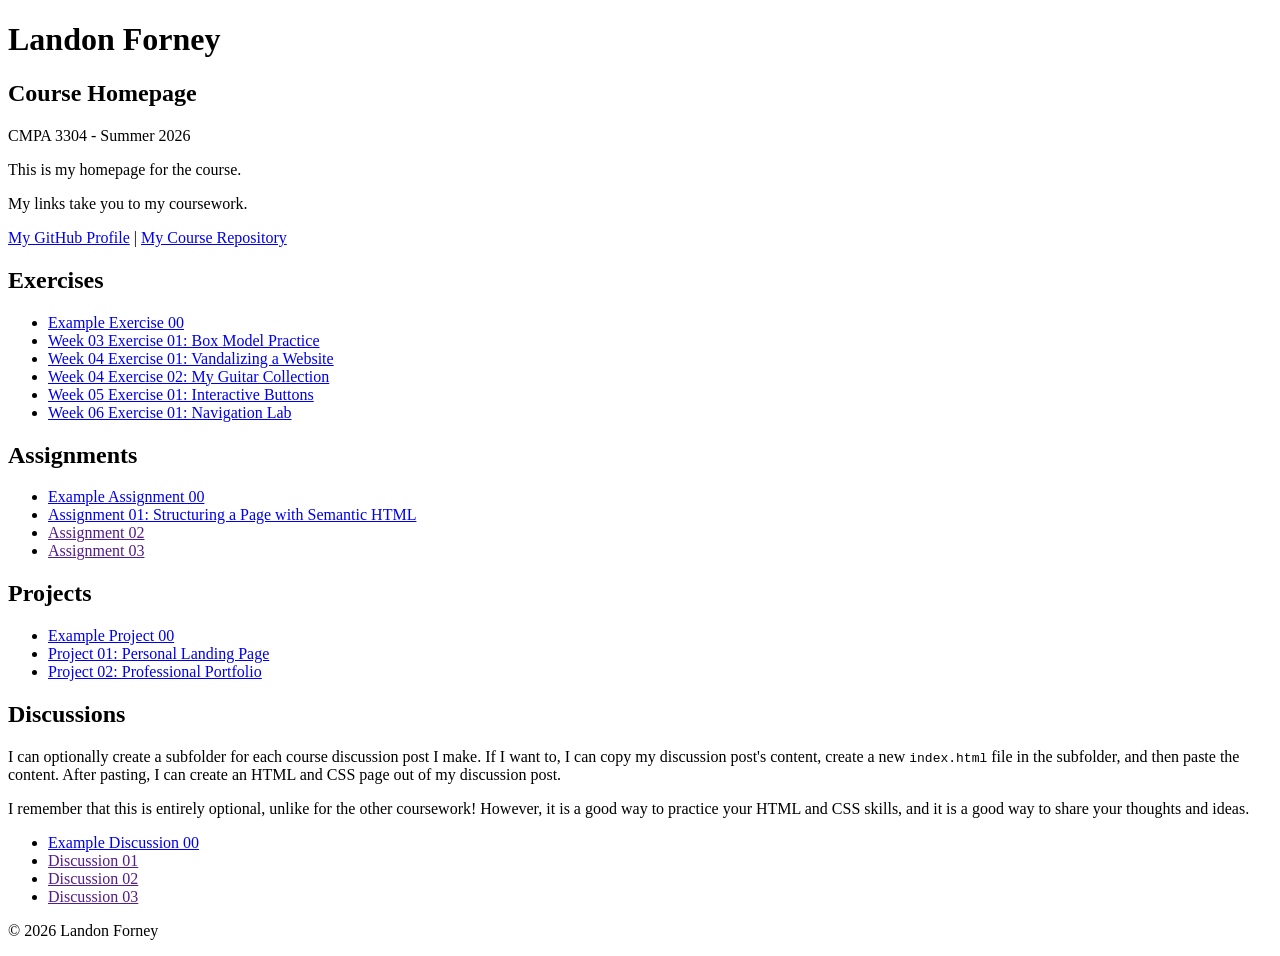
<file: index.html>
<!DOCTYPE html>

<!--

INSTRUCTIONS: HOW TO CHANGE THIS PAGE:

1. Change "Student Name" in the title above to your real name.

2. Change "Your Name" in the big heading below to your real name.

3. Change "your-username" to your real GitHub username in both links.

4. Change "your-repo-name" to the name of this repository.

5. Change "Course Name" to the name of your class.

6. Change "Semester Year" to match when you are taking this class.

7. Add links to your work:
    - Find the words that say "Exercise 01", "Assignment 01", etc.
    - Between the quote marks in href="", put the relative link to your work in the subfolder. You can simply link to the subfolder name. Take a look at the example folders and links to see how to do this.
    - For work not yet started/completed, you can leave the href="" blank until you are ready.
    - Change the words "Exercise 01" to match the name of the exercise. Do the same for assignments and projects. If you add your discussion posts, do the same for them.
    - Do this for each piece of work you finish.

8. You can add more links by copying a whole line like this:
    <li><a href="">New Work Name</a></li>
    Then paste it below the last one in that section.

9. Save your changes and push to GitHub when you are done. Remember you can use GitHub Desktop to help you with this.

Remember: During the course, if you want, you can style your homepage to introduce your own style and aesthetics. To start, keep this page simple and plain. This is just a template to get you started. Embrace the handcrafted approach to web design and development: change things to make them your own.

Remember: You must have a GitHub account, a new GitHub repository for this course, and this file (index.html) in that repository. 

Remember: You must create subfolders for each piece of coursework as the semester progresses.

-->

<html lang="en">
    <head>
        <meta charset="UTF-8" />
        <title>Course Homepage template</title>
        <meta charset="UTF-8" />
        <meta name="viewport" content="width=device-width, initial-scale=1.0" />
        <title>Landon Forney - Course Homepage</title>
    </head>

    <body>
        <header>
            <h1>Landon Forney</h1>
            <h2>Course Homepage</h2>
            <p>CMPA 3304 - Summer 2026</p>
            <p>This is my homepage for the course.</p>
            <p>My links take you to my coursework.</p>
            <nav>
                <a href="https://github.com/landotakman1">My GitHub Profile</a>
                |
                <a href="https://github.com/landotakman1/CMPA-3304-portfolio">
                    My Course Repository
                </a>
            </nav>
        </header>

        <main>
            <section>
                <h2>Exercises</h2>
                <ul>
                    <li>
                        <a href="example-exercise-00/">Example Exercise 00</a>
                    </li>
                    <li><a href="week-03-exercise-01/">Week 03 Exercise 01: Box Model Practice</a></li>
                    <li><a href="week-04-exercise-01/">Week 04 Exercise 01: Vandalizing a Website</a></li>
                    <li><a href="week-04-exercise-02/">Week 04 Exercise 02: My Guitar Collection</a></li>
                    <li><a href="week-05-exercise-01/">Week 05 Exercise 01: Interactive Buttons</a></li>
                    <li><a href="week-06-exercise-01/">Week 06 Exercise 01: Navigation Lab</a></li>
                </ul>
            </section>

            <section>
                <h2>Assignments</h2>
                <ul>
                    <li>
                        <a href="example-assignment-00/">
                            Example Assignment 00
                        </a>
                    </li>
                    <li><a href="assignment-01/">Assignment 01: Structuring a Page with Semantic HTML</a></li>
                    <li><a href="">Assignment 02</a></li>
                    <li><a href="">Assignment 03</a></li>
                </ul>
            </section>

            <section>
                <h2>Projects</h2>
                <ul>
                    <li>
                        <a href="example-project-00/">Example Project 00</a>
                    </li>
                    <li><a href="project-01/">Project 01: Personal Landing Page</a></li>
                    <li><a href="project-02/">Project 02: Professional Portfolio</a></li>
                </ul>
            </section>

            <section>
                <h2>Discussions</h2>
                <p>
                    I can optionally create a subfolder for each course
                    discussion post I make. If I want to, I can copy my
                    discussion post's content, create a new
                    <code>index.html</code>
                    file in the subfolder, and then paste the content. After
                    pasting, I can create an HTML and CSS page out of my
                    discussion post.
                </p>
                <p>
                    I remember that this is entirely optional, unlike for the
                    other coursework! However, it is a good way to practice your
                    HTML and CSS skills, and it is a good way to share your
                    thoughts and ideas.
                </p>
                <ul>
                    <li>
                        <a href="example-discussion-00/">
                            Example Discussion 00
                        </a>
                    </li>
                    <li><a href="">Discussion 01</a></li>
                    <li><a href="">Discussion 02</a></li>
                    <li><a href="">Discussion 03</a></li>
                </ul>
            </section>
        </main>

        <footer>
            <p>&copy; 2026 Landon Forney</p>
        </footer>
    </body>
</html>
</file>
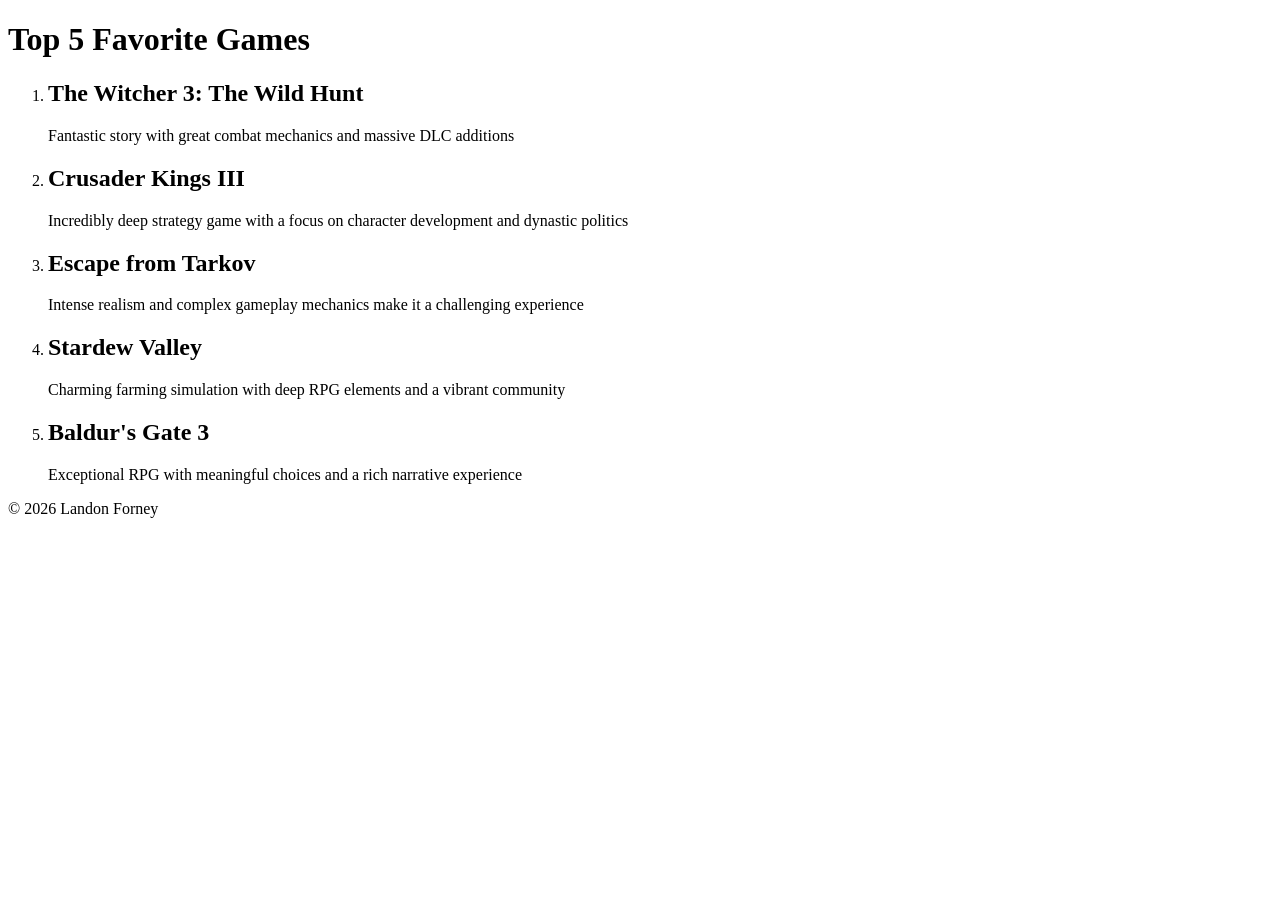
<file: assignment-01/index.html>
<!DOCTYPE html>
<html lang="en">
<head>
    <meta charset="UTF-8">
    <meta name="viewport" content="width=device-width, initial-scale=1.0">
    <title>Top 5 List</title>
</head>
<body>
    <h1>Top 5 Favorite Games</h1>
    <ol>
        <li><h2>The Witcher 3: The Wild Hunt</h2>
            <p>Fantastic story with great combat mechanics and massive DLC additions</p></li>
        <li><h2>Crusader Kings III</h2>
            <p>Incredibly deep strategy game with a focus on character development and dynastic politics</p></li>
        <li><h2>Escape from Tarkov</h2>
            <p>Intense realism and complex gameplay mechanics make it a challenging experience</p></li>
        <li><h2>Stardew Valley</h2>
            <p>Charming farming simulation with deep RPG elements and a vibrant community</p></li>
        <li><h2>Baldur's Gate 3</h2>
            <p>Exceptional RPG with meaningful choices and a rich narrative experience</p></li>
    </ol>
</body>
<footer>
    <p>&copy; 2026 Landon Forney</p>
</footer>
</html>
</file>
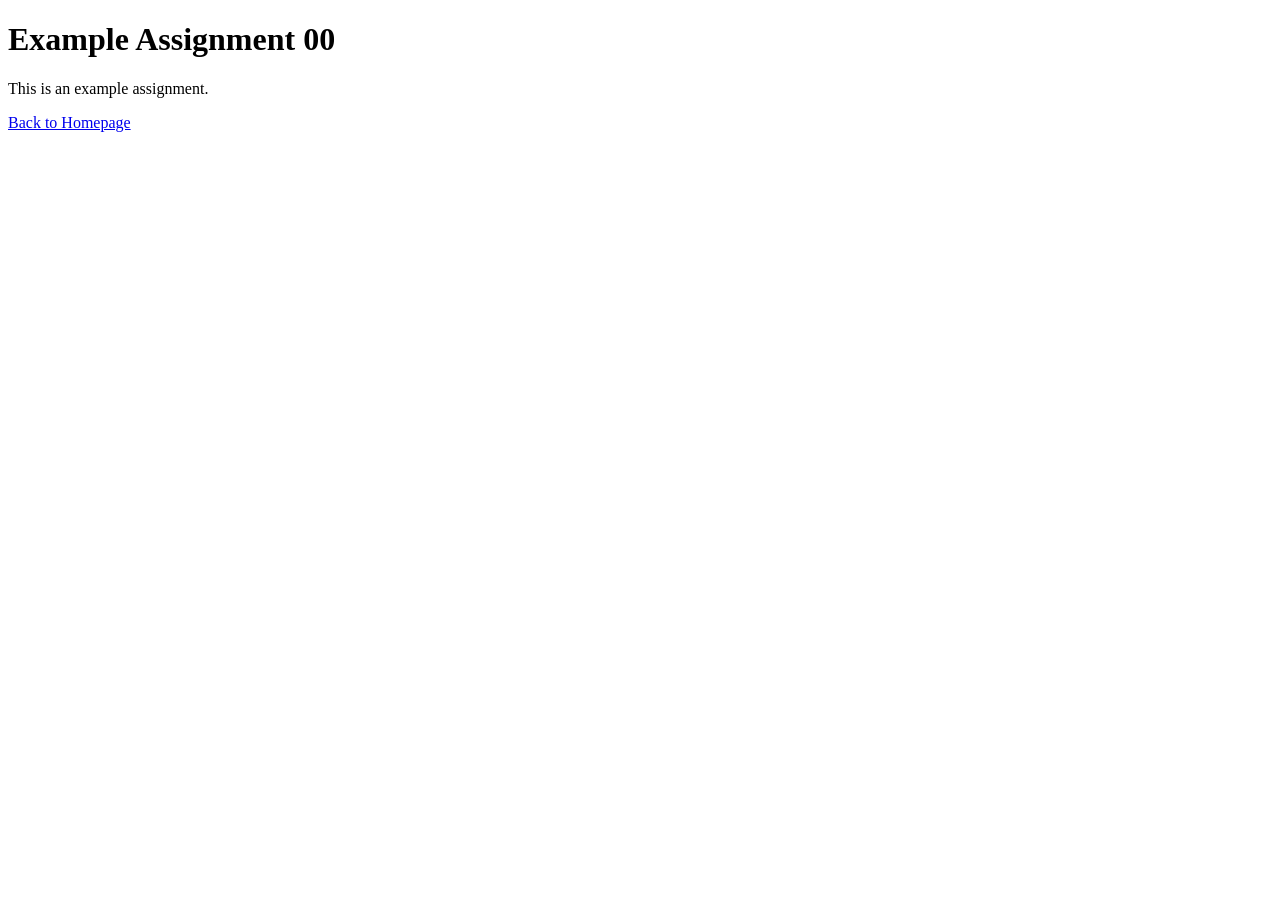
<file: example-assignment-00/index.html>
<!DOCTYPE html>
<html lang="en">
    <head>
        <meta charset="UTF-8" />
        <meta name="viewport" content="width=device-width, initial-scale=1.0" />
        <title>Example Assignment 00</title>
    </head>
    <body>
        <h1>Example Assignment 00</h1>
        <p>This is an example assignment.</p>
        <a href="../index.html">Back to Homepage</a>
    </body>
</html>
</file>
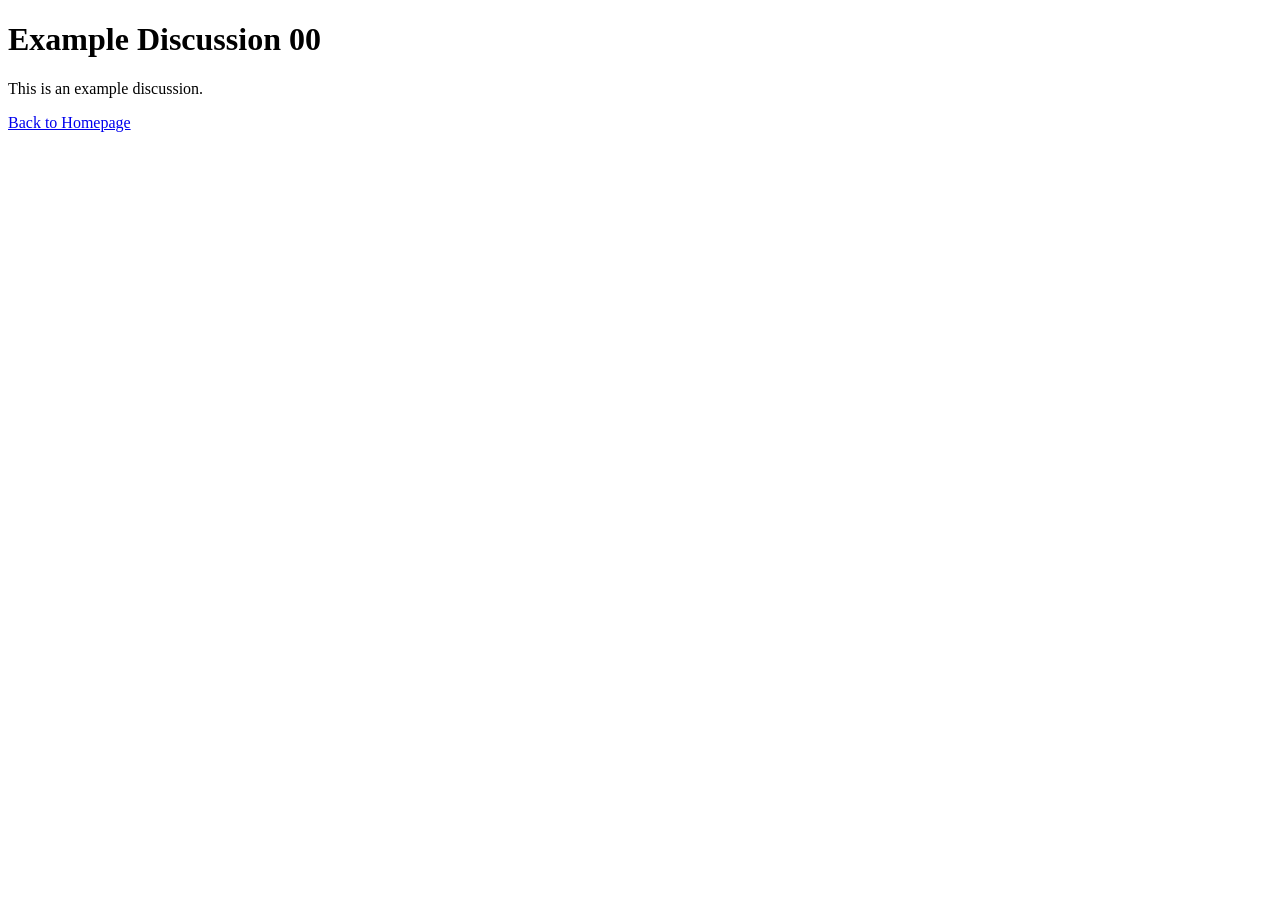
<file: example-discussion-00/index.html>
<!DOCTYPE html>
<html lang="en">
    <head>
        <meta charset="UTF-8" />
        <meta name="viewport" content="width=device-width, initial-scale=1.0" />
        <title>Example Discussion 00</title>
    </head>
    <body>
        <h1>Example Discussion 00</h1>
        <p>This is an example discussion.</p>
        <a href="../index.html">Back to Homepage</a>
    </body>
</html>
</file>
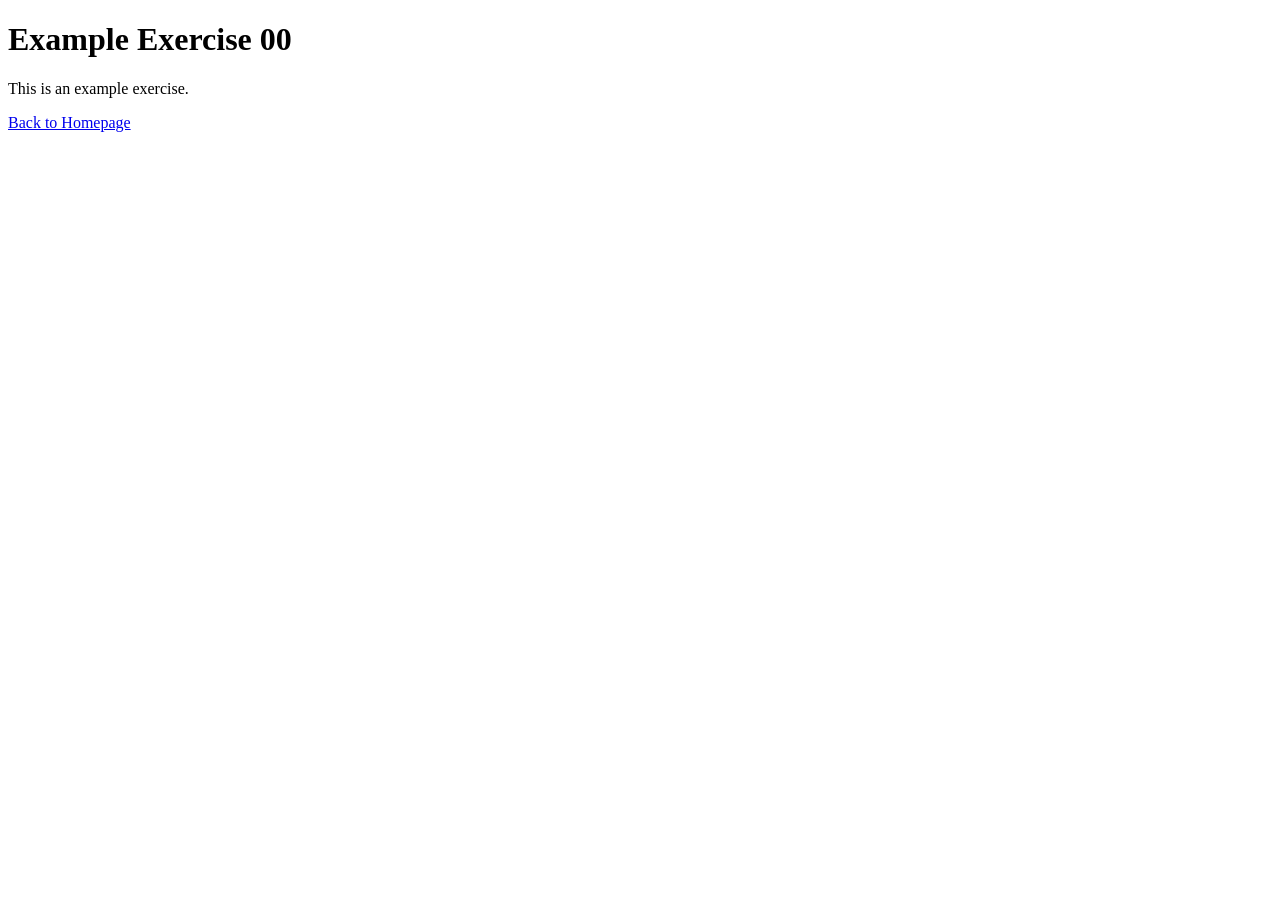
<file: example-exercise-00/index.html>
<!DOCTYPE html>
<html lang="en">
    <head>
        <meta charset="UTF-8" />
        <meta name="viewport" content="width=device-width, initial-scale=1.0" />
        <title>Example Exercise 00</title>
    </head>
    <body>
        <h1>Example Exercise 00</h1>
        <p>This is an example exercise.</p>
        <a href="../index.html">Back to Homepage</a>
    </body>
</html>
</file>
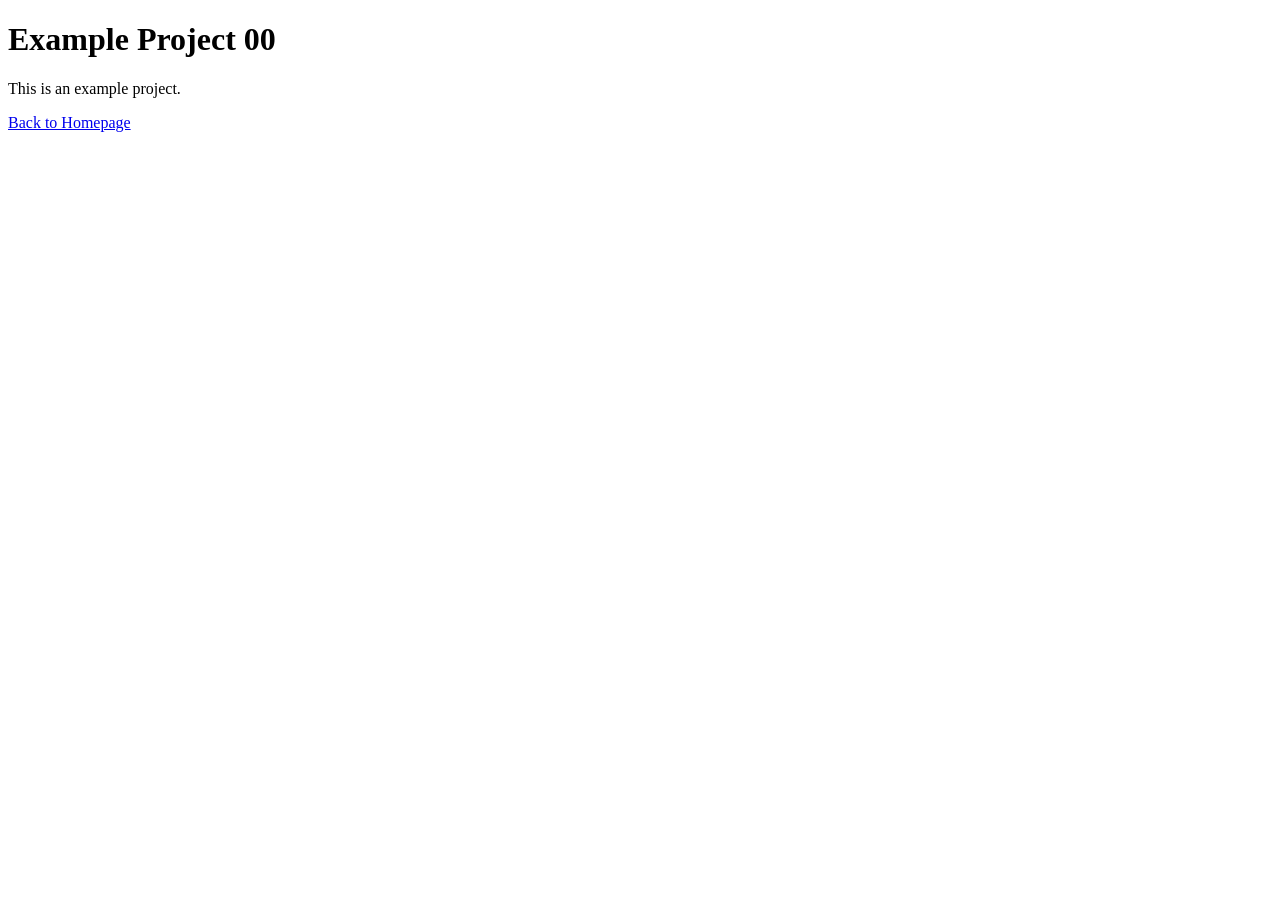
<file: example-project-00/index.html>
<!DOCTYPE html>
<html lang="en">
    <head>
        <meta charset="UTF-8" />
        <meta name="viewport" content="width=device-width, initial-scale=1.0" />
        <title>Example Project 00</title>
    </head>
    <body>
        <h1>Example Project 00</h1>
        <p>This is an example project.</p>
        <a href="../index.html">Back to Homepage</a>
    </body>
</html>
</file>
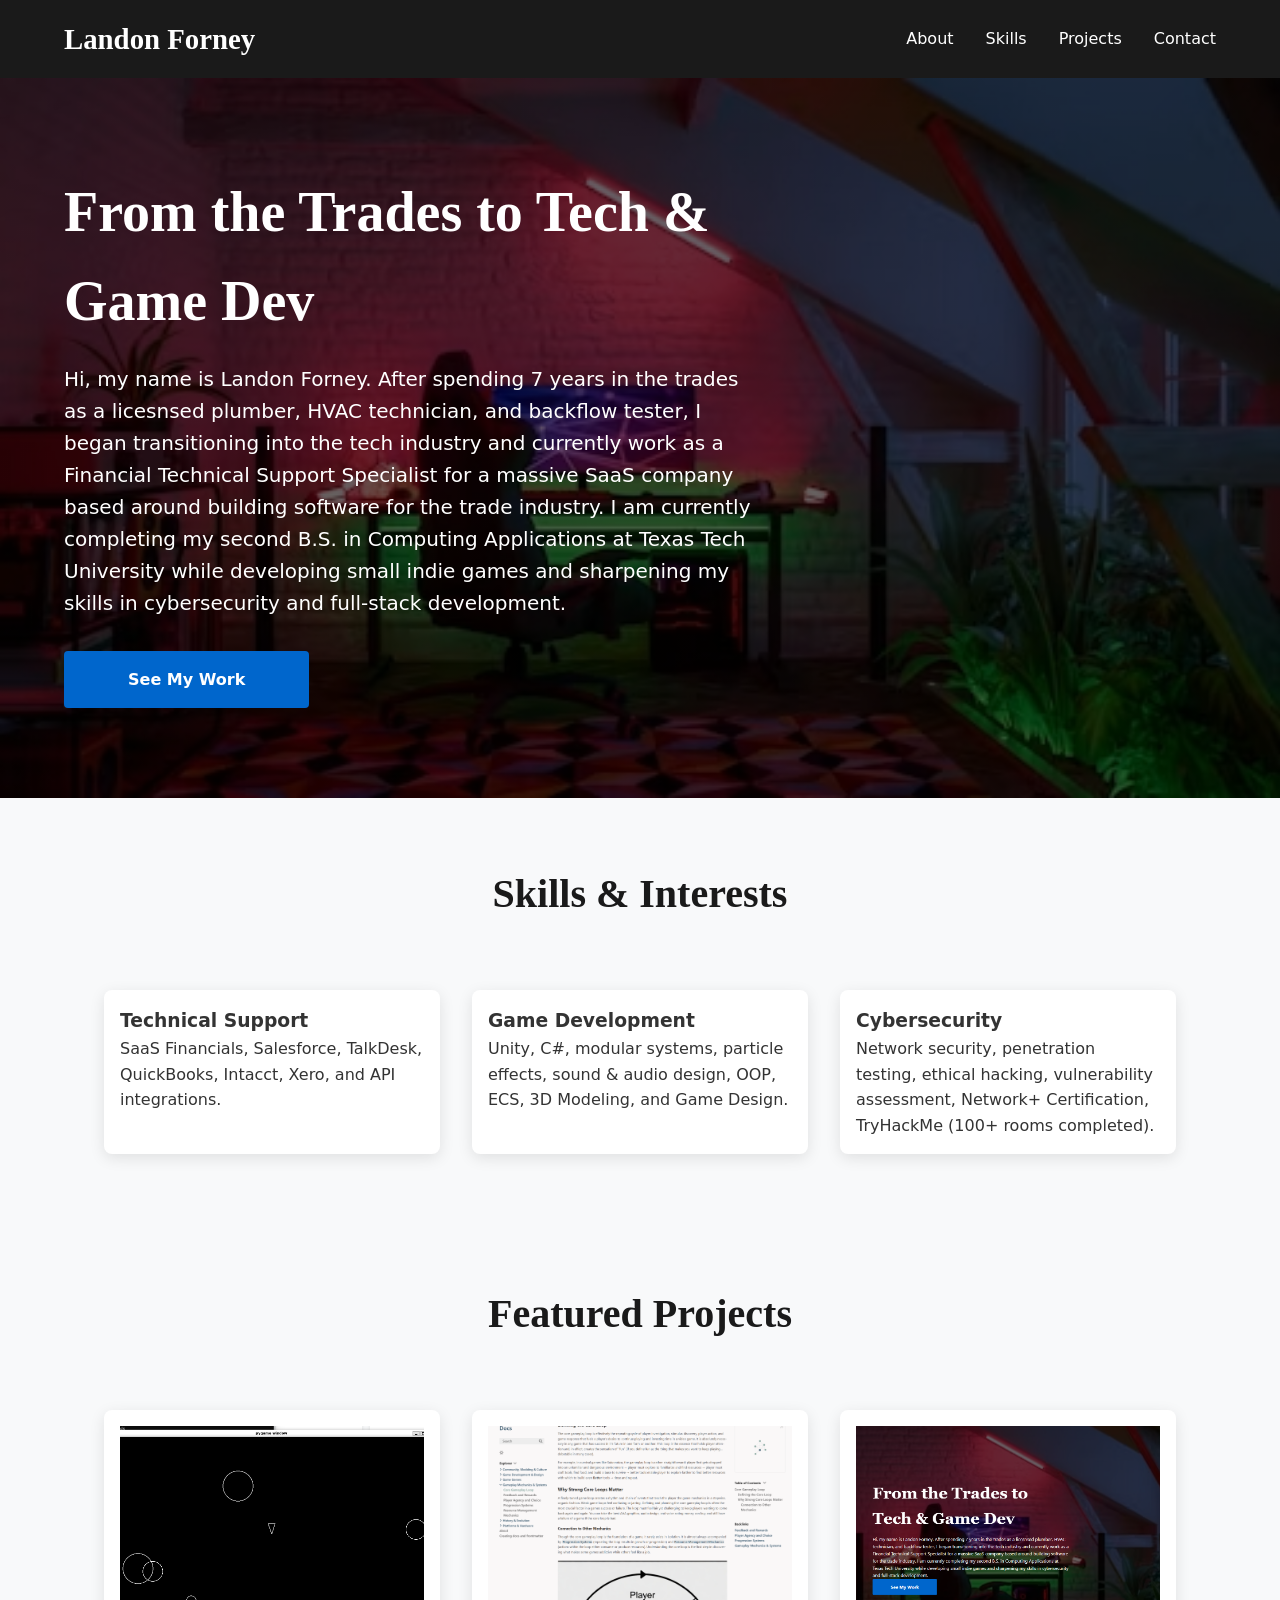
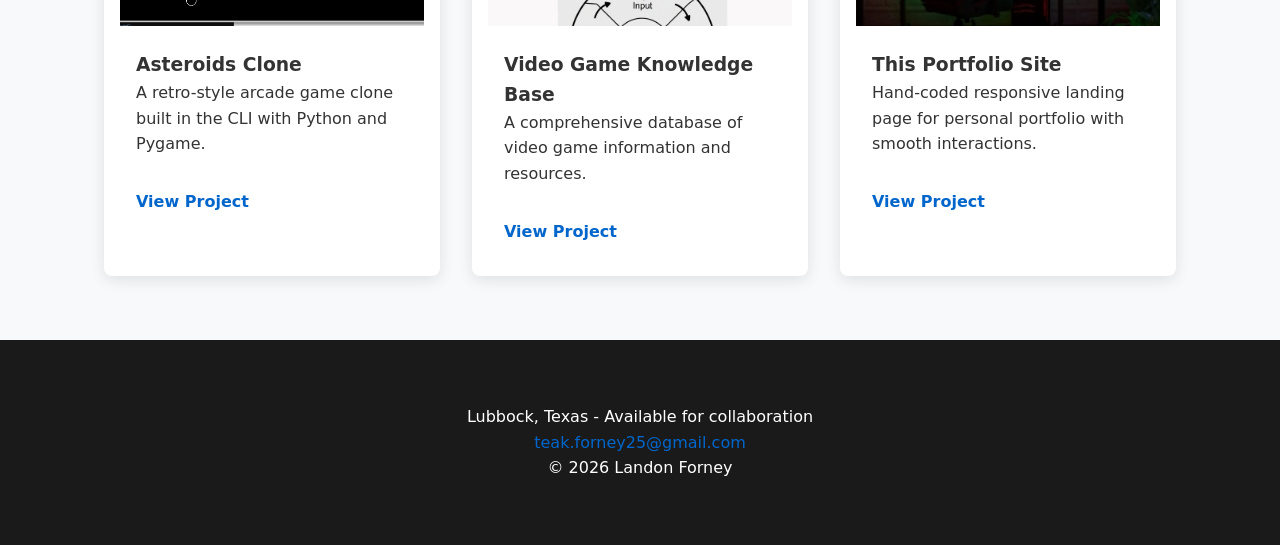
<file: project-01/index.html>
<!DOCTYPE html>
<html lang="en">
<head>
    <meta charset="UTF-8">
    <meta name="viewport" content="width=device-width, initial-scale=1.0">
    <title>Landon Forney | Trades to Tech</title>
    <link rel="stylesheet" href="style.css">
</head>
<body>
    <header>
        <nav class="navbar">
            <h1 class="logo">Landon Forney</h1>
            <ul class="nav-links">
                <li><a href="#about">About</a></li>
                <li><a href="#skills">Skills</a></li>
                <li><a href="#projects">Projects</a></li>
                <li><a href="#contact">Contact</a></li>
            </ul>
        </nav>
    </header>

    <main>
        <!-- Hero / About Section -->
        <section id="about" class="hero">
            <div class="hero-content">
                <h2>From the Trades to Tech & Game Dev</h2>
                <p class="intro">Hi, my name is Landon Forney. After spending 7 years in the trades as a licesnsed plumber, HVAC technician, and backflow tester, I began transitioning into the tech industry and currently work as a Financial Technical Support Specialist for a massive SaaS company based around building software for the trade industry. I am currently completing my second B.S. in Computing Applications at Texas Tech University while developing small indie games and sharpening my skills in cybersecurity and full-stack development.</p>
                <a href="#projects" class="cta-button">See My Work</a>
            </div>
        </section>

        <!-- Skills & Interests -->
         <section id="skills" class="section">
            <h2>Skills & Interests</h2>
            <div class="skills-grid">
                <div class="skill-card">
                    <h3>Technical Support</h3>
                    <p>SaaS Financials, Salesforce, TalkDesk, QuickBooks, Intacct, Xero, and API integrations.</p>
                </div>
                <div class="skill-card">
                    <h3>Game Development</h3>
                    <p>Unity, C#, modular systems, particle effects, sound & audio design, OOP, ECS, 3D Modeling, and Game Design.</p>
                </div>
                <div class="skill-card">
                    <h3>Cybersecurity</h3>
                    <p>Network security, penetration testing, ethical hacking, vulnerability assessment, Network+ Certification, TryHackMe (100+ rooms completed).</p>
                </div>
            </div>
        </section>

        <!-- Projects -->
        <section id="projects" class="section">
            <h2>Featured Projects</h2>
            <div class="projects-grid">
                <div class="project-card">
                    <img src="asteroids.png" alt="Asteroids Clone Screenshot">
                    <h3>Asteroids Clone</h3>
                    <p>A retro-style arcade game clone built in the CLI with Python and Pygame.</p>
                    <a href="https://github.com/landotakman1/bootdev-asteroids" class="project-link">View Project</a>
                </div>
                <div class="project-card">
                    <img src="game-base.png" alt="Game Knowledge Base Screenshot">
                    <h3>Video Game Knowledge Base</h3>
                    <p>A comprehensive database of video game information and resources.</p>
                    <a href="https://landotakman1.github.io/Landons_Knowledge_Base/" class="project-link">View Project</a>
                </div>
                <div class="project-card">
                    <img src="portfolio.png" alt="Personal Portfolio">
                    <h3>This Portfolio Site</h3>
                    <p>Hand-coded responsive landing page for personal portfolio with smooth interactions.</p>
                    <a href="#" class="project-link">View Project</a>
                </div>
            </div>
        </section>
    </main>

    <footer id="contact">
        <p>Lubbock, Texas - Available for collaboration</p>
        <a href="mailto:teak.forney25@gmail.com" class="footer-link">teak.forney25@gmail.com</a>
        <p>&copy; 2026 Landon Forney</p>
    </footer>
</body>
</html>
</file>
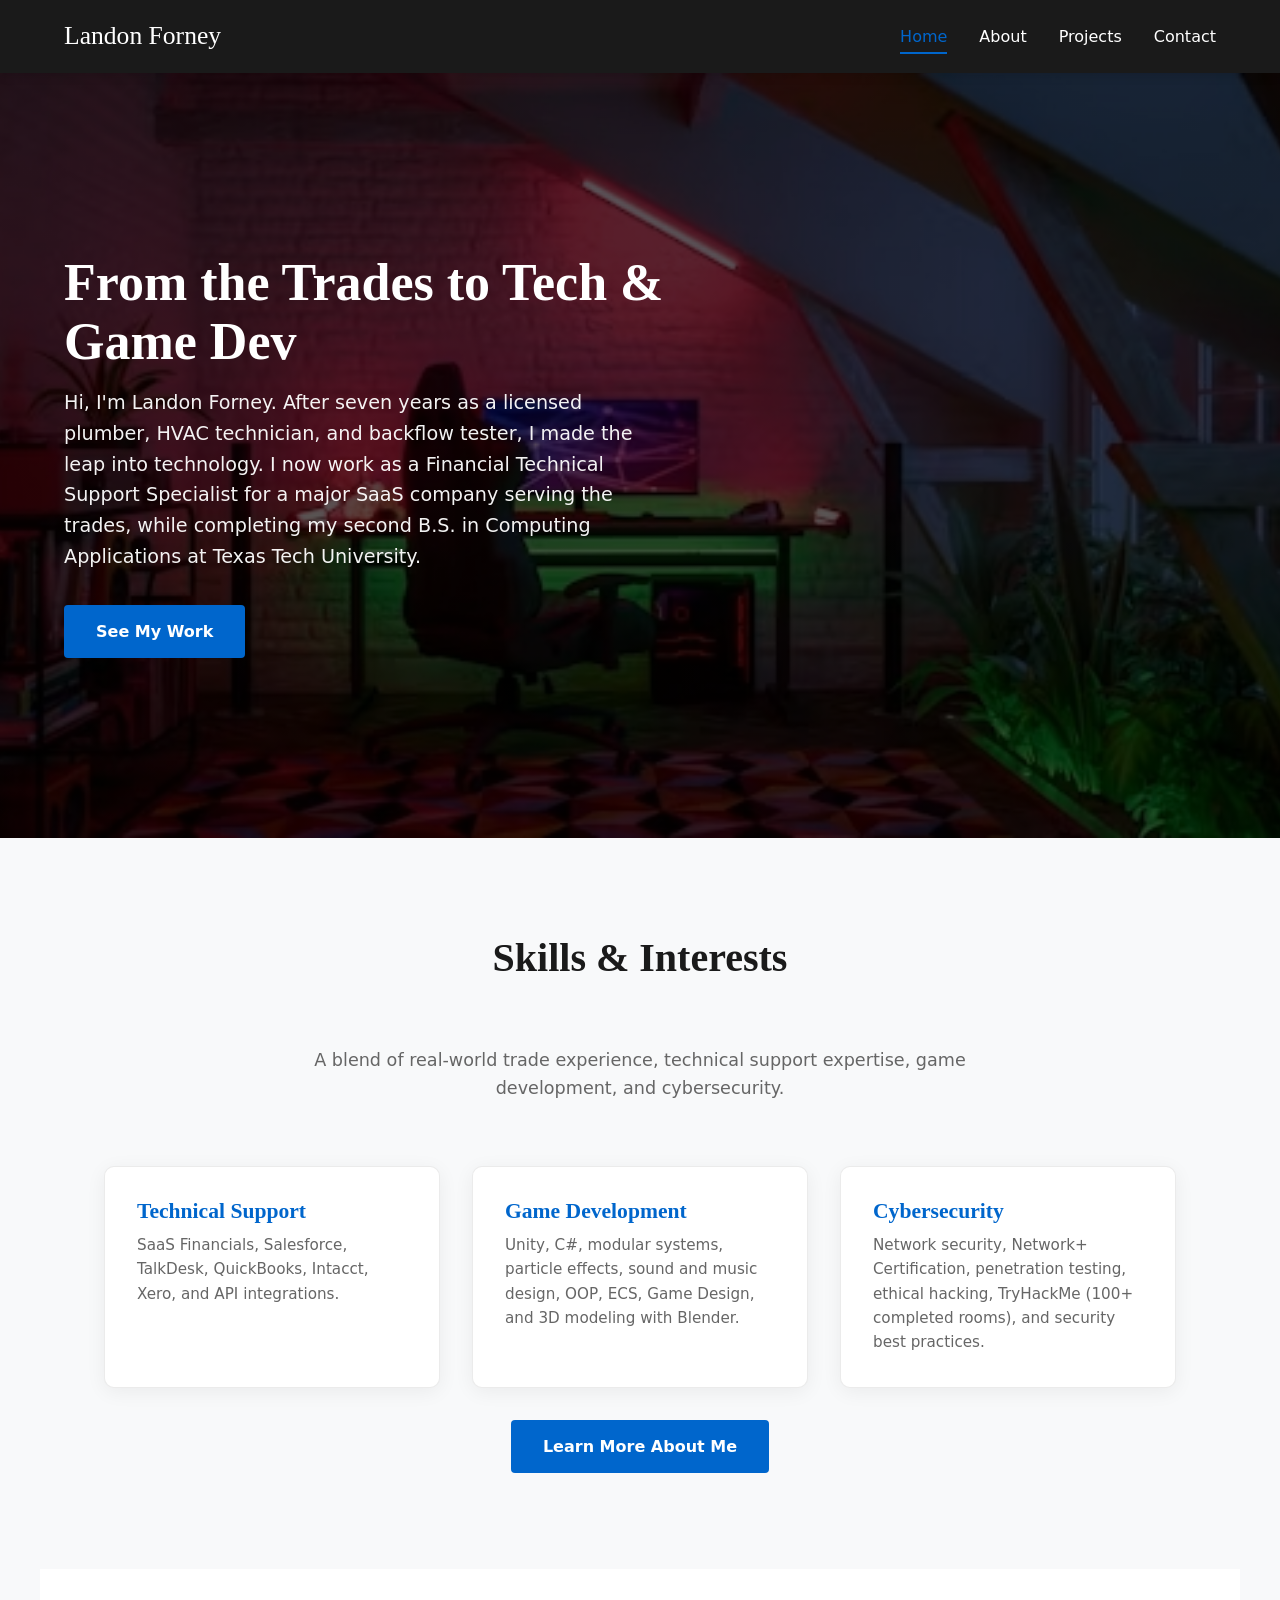
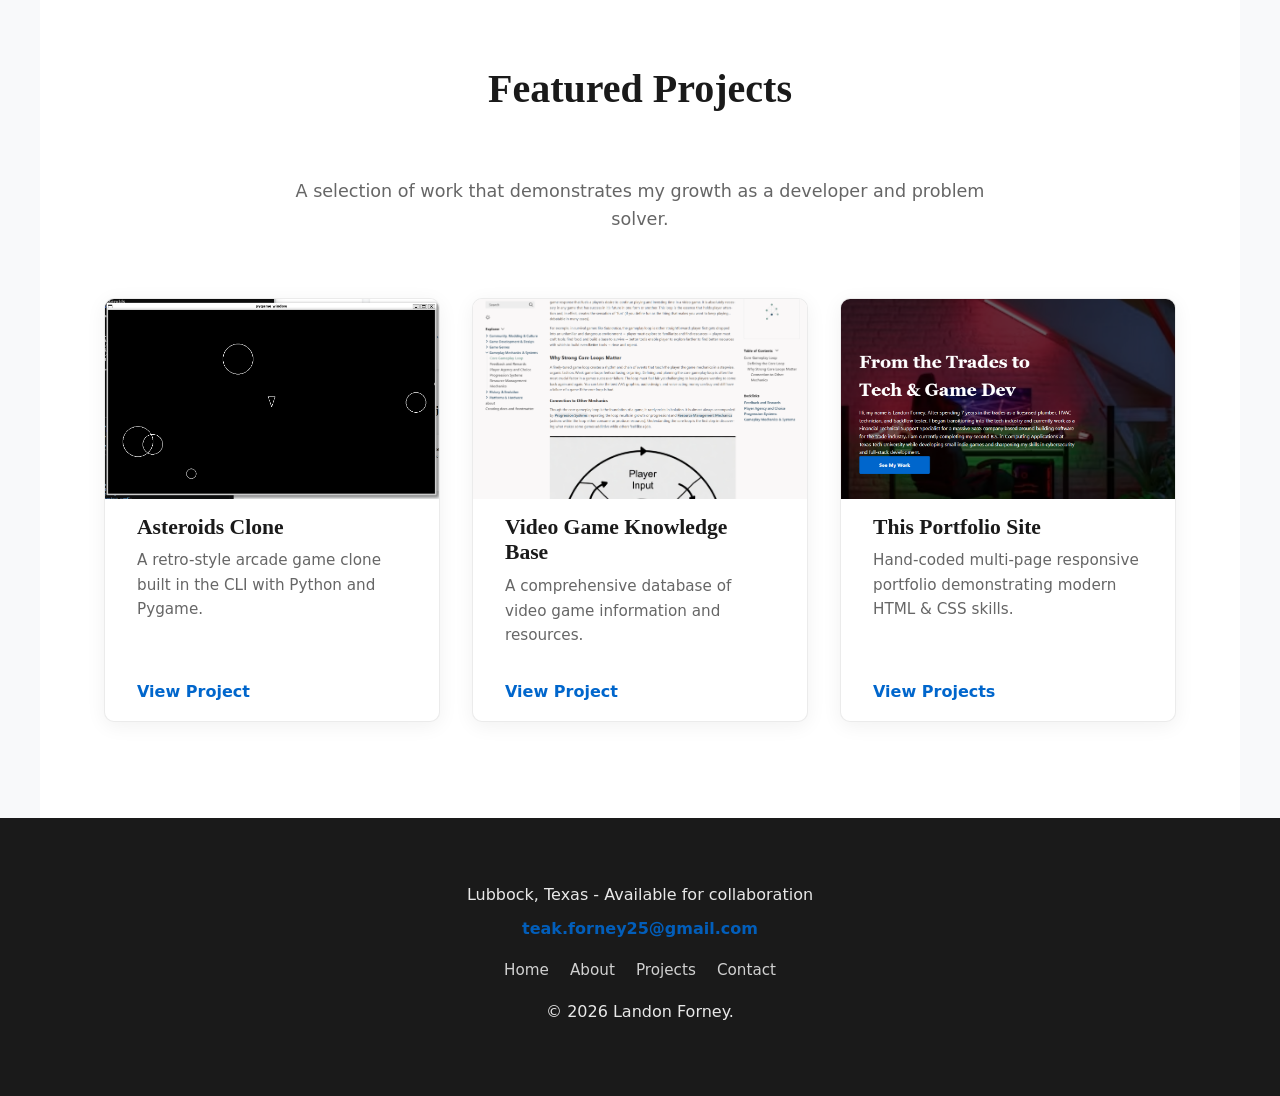
<file: project-02/index.html>
<!DOCTYPE html>
<html lang="en">
<head>
    <meta charset="UTF-8">
    <meta name="viewport" content="width=device-width, initial-scale=1.0">
    <title>Landon Forney | Professional Portfolio</title>
    <meta name="description" content="Professional portfolio of Landon Forney - transitioning from the trades into tech, game development, and cybersecurity.">
    <link rel="stylesheet" href="css/style.css">
</head>
<body>
    <header>
        <nav class="navbar" aria-label="Main navigation">
            <a href="index.html" class="logo">Landon Forney</a>
            <ul class="nav-links">
                <li><a href="index.html" class="current">Home</a></li>
                <li><a href="about.html">About</a></li>
                <li><a href="projects.html">Projects</a></li>
                <li><a href="contact.html">Contact</a></li>
            </ul>
        </nav>
    </header>

    <main>
        <!-- Hero Section -->
         <section class="hero" id="home">
            <div class="hero-content">
                <h1>From the Trades to Tech & Game Dev</h1>
                <p class="intro">Hi, I'm Landon Forney. After seven years as a licensed plumber, HVAC technician, and backflow tester, I made the leap into technology. I now work as a Financial Technical Support Specialist for a major SaaS company serving the trades, while completing my second B.S. in Computing Applications at Texas Tech University.</p>
                <a href="projects.html" class="btn">See My Work</a>
            </div>
         </section>

         <!-- Skills Section -->
         <section class="section">
            <h2>Skills & Interests</h2>
            <p class="section-intro">A blend of real-world trade experience, technical support expertise, game development, and cybersecurity.</p>
            <div class="skills-grid">
                <article class="skill-card">
                    <h3>Technical Support</h3>
                    <p>SaaS Financials, Salesforce, TalkDesk, QuickBooks, Intacct, Xero, and API integrations.</p>
                </article>
                <article class="skill-card">
                    <h3>Game Development</h3>
                    <p>Unity, C#, modular systems, particle effects, sound and music design, OOP, ECS, Game Design, and 3D modeling with Blender.</p>
                </article>
                <article class="skill-card">
                    <h3>Cybersecurity</h3>
                    <p>Network security, Network+ Certification, penetration testing, ethical hacking, TryHackMe (100+ completed rooms), and security best practices.</p>
                </article>
            </div>
            <div class="text-center mt-lg">
                <a href="about.html" class="btn">Learn More About Me</a>
            </div>
        </section>

        <!-- Featured Projects Section -->
         <section class="section section-alt">
            <h2>Featured Projects</h2>
            <p class="section-intro">A selection of work that demonstrates my growth as a developer and problem solver.</p>
            <div class="projects-grid">
                <article class="project-card">
                    <div class="card-image">
                        <img src="images/asteroids.png" alt="Screenshot of Asteroids Clone game running in the terminal">
                    </div>
                    <div class="card-body">
                        <h3>Asteroids Clone</h3>
                        <p>A retro-style arcade game clone built in the CLI with Python and Pygame.</p>
                        <a href="https://github.com/landotakman1/bootdev-asteroids" class="project-link" target="_blank" rel="noopener">View Project</a>
                    </div>
                </article>
                <article class="project-card">
                    <div class="card-image">
                        <img src="images/game-base.png" alt="Screenshot of Video Game Knowledge Base website">
                    </div>
                    <div class="card-body">
                        <h3>Video Game Knowledge Base</h3>
                        <p>A comprehensive database of video game information and resources.</p>
                        <a href="https://landotakman1.github.io/Landons_Knowledge_Base/" class="project-link" target="_blank" rel="noopener">View Project</a>
                    </div>
                </article>
                <article class="project-card">
                    <div class="card-image">
                        <img src="images/portfolio.png" alt="Screenshot of this professional portfolio website">
                    </div>
                    <div class="card-body">
                        <h3>This Portfolio Site</h3>
                        <p>Hand-coded multi-page responsive portfolio demonstrating modern HTML & CSS skills.</p>
                        <a href="projects.html" class="project-link">View Projects</a>
                    </div>
                </article>
            </div>
         </section>
    </main>

    <footer>
        <p>Lubbock, Texas - Available for collaboration</p>
        <p><a href="mailto:teak.forney25@gmail.com" class="footer-link">teak.forney25@gmail.com</a></p>
        <nav class="footer-nav" aria-label="Footer navigation">
            <a href="index.html">Home</a>
            <a href="about.html">About</a>
            <a href="projects.html">Projects</a>
            <a href="contact.html">Contact</a>
        </nav>
        <p>&copy; 2026 Landon Forney.</p>
    </footer>
</body>
</html>
</file>
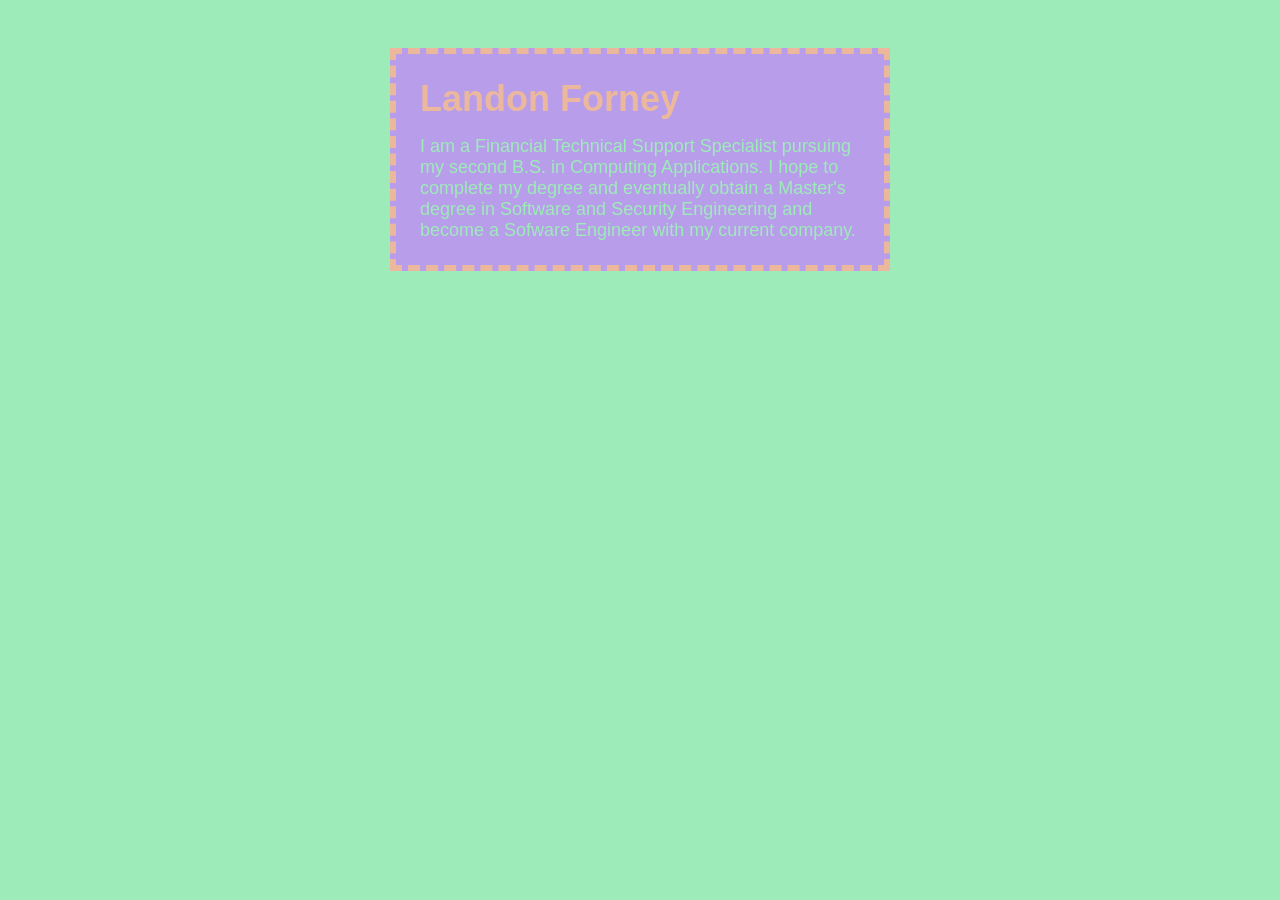
<file: week-03-exercise-01/index.html>
<!DOCTYPE html>
<html lang="en">
<head>
    <meta charset="UTF-8">
    <meta name="viewport" content="width=device-width, initial-scale=1.0">
    <title>Landon Forney</title>
    <link rel="stylesheet" href="style.css">
</head>
<body>
    <div class="card">
        <h1>Landon Forney</h1>
        <p>I am a Financial Technical Support Specialist pursuing my second B.S. in Computing Applications. I hope to complete my degree and eventually obtain a Master's degree in Software and Security Engineering and become a Sofware Engineer with my current company.</p>
    </div>   
</body>
</html>
</file>
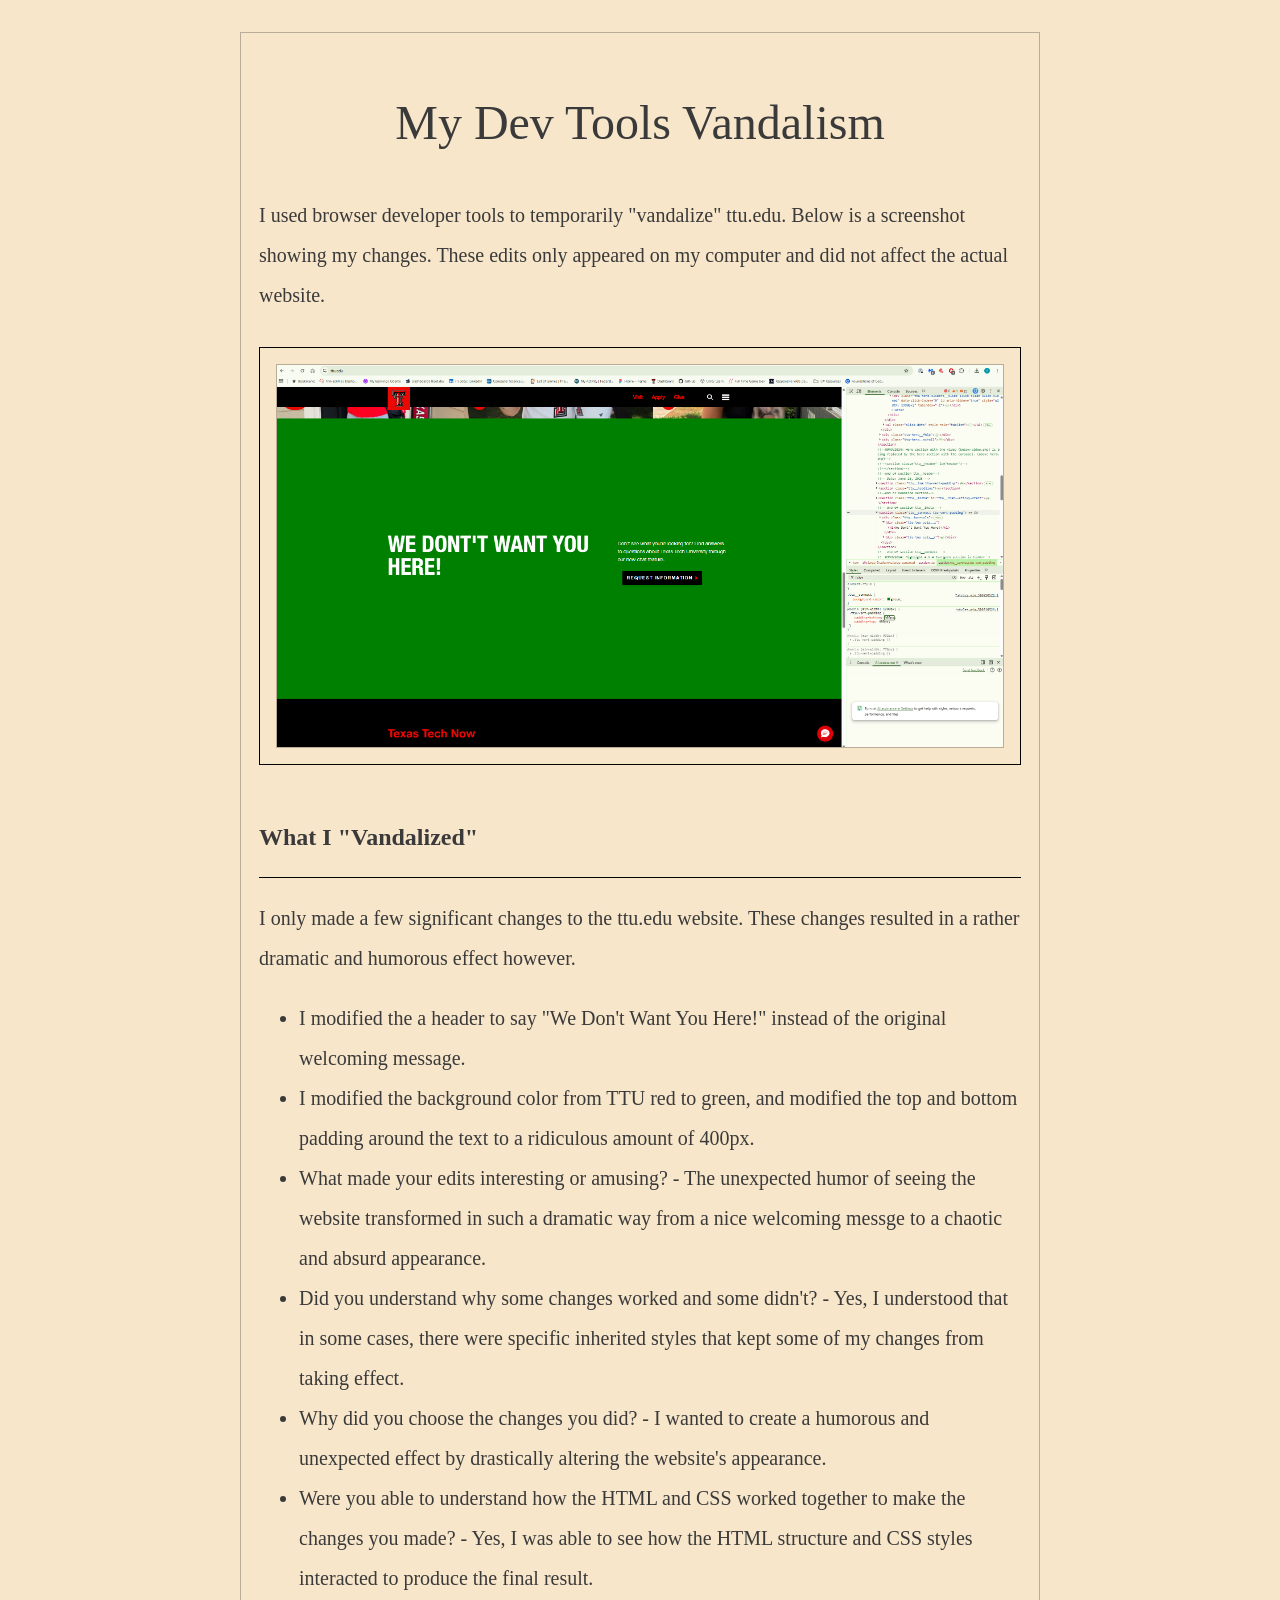
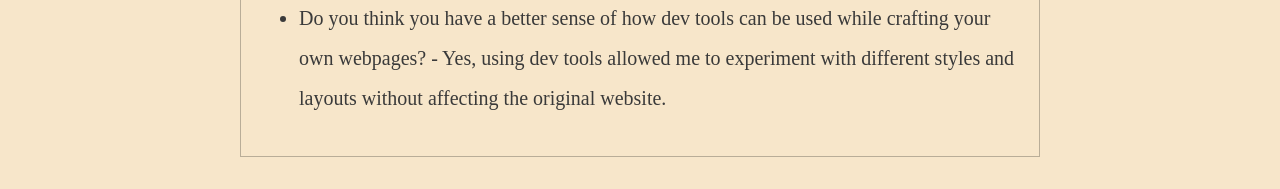
<file: week-04-exercise-01/index.html>
<!DOCTYPE html>
<html lang="en">

<head>
    <meta charset="UTF-8" />
    <meta name="viewport" content="width=device-width, initial-scale=1.0" />
    <title>Week 04 Exercise 01 - My Dev Tools Vandalism</title>
    <link rel="stylesheet" href="./style.css" />
</head>

<body>
    <main>
        <h1>My Dev Tools Vandalism</h1>
        <p>
            I used browser developer tools to temporarily "vandalize" ttu.edu. Below is a screenshot showing my changes. These edits
            only appeared on my computer and did not affect the actual
            website.
        </p>
        <div class="screenshot-container">
            <!-- 
                IMPORTANT: Update the src attribute below to match your screenshot filename.
                Example: If your screenshot is named "apple-dot-com-but-with-papyrus-font.png", change the line to:
                src="./apple-dot-com-but-with-papyrus-font.png"
            -->
            <img src="./ttu-devtools-vandalism.png" alt="Screenshot of the ttu.edu webpage I vandalized" />
        </div>
        <h2>What I "Vandalized"</h2>
        <p>
            I only made a few significant changes to the ttu.edu website. These changes resulted in a rather dramatic and humorous effect however.
        </p>
        <ul>
            <li>I modified the a header to say "We Don't Want You Here!" instead of the original welcoming message.</li>
            <li>I modified the background color from TTU red to green, and modified the top and bottom padding around the text to a ridiculous amount of 400px.</li>
            <li>What made your edits interesting or amusing? - The unexpected humor of seeing the website transformed in such a dramatic way from a nice welcoming messge to a chaotic and absurd appearance.</li>
            <li>Did you understand why some changes worked and some didn't? - Yes, I understood that in some cases, there were specific inherited styles that kept some of my changes from taking effect.</li>
            <li>Why did you choose the changes you did? - I wanted to create a humorous and unexpected effect by drastically altering the website's appearance.</li>
            <li>Were you able to understand how the HTML and CSS worked together to make the changes you made? - Yes, I was able to see how the HTML structure and CSS styles interacted to produce the final result.</li>
            <li>Do you think you have a better sense of how dev tools can be used while crafting your own webpages? - Yes, using dev tools allowed me to experiment with different styles and layouts without affecting the original website.</li>
        </ul>
    </main>
</body>

</html>
</file>
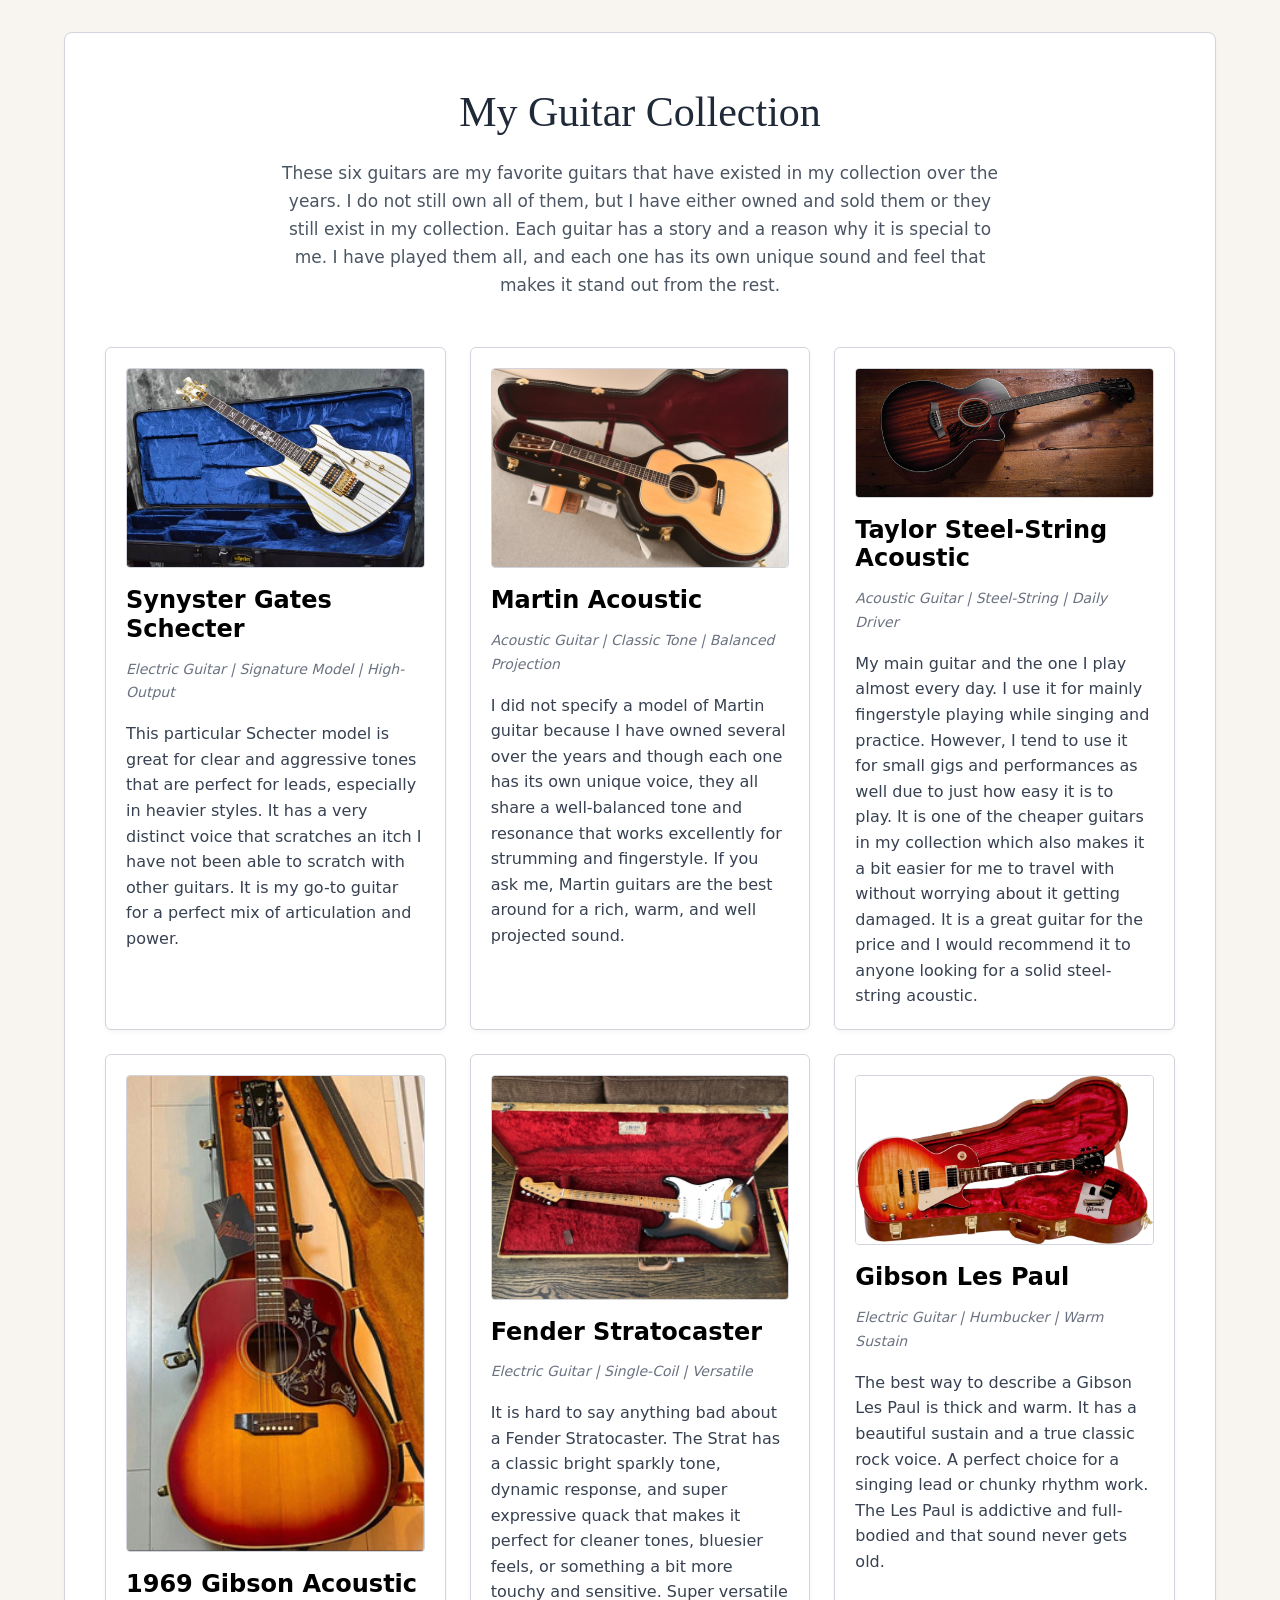
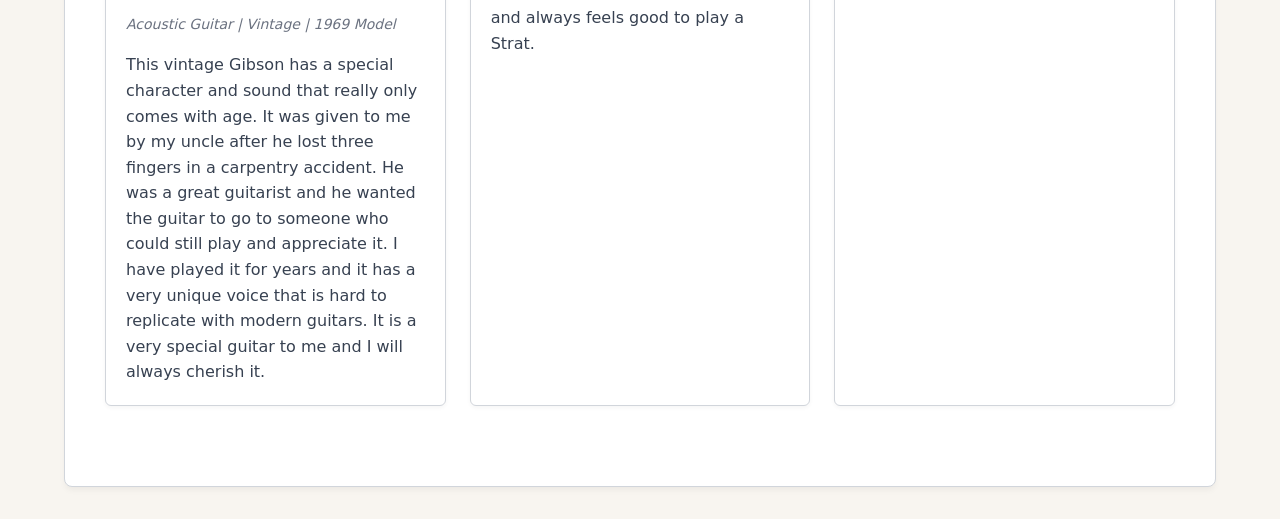
<file: week-04-exercise-02/index.html>
<!DOCTYPE html>
<html lang="en">

<head>
    <meta charset="UTF-8" />
    <meta name="viewport" content="width=device-width, initial-scale=1.0" />
    <title>My Guitar Collection | Week 04 Exercise 02</title>
    <link rel="stylesheet" href="./style.css" />
</head>

<body>
    <main>
        <h1>My Guitar Collection</h1>
        <!-- 
            SAMPLE OVERVIEW TEXT
            Replace this entire paragraph with your own description.
            How do you think about your collection? Write that out here.
            P.S. Please use your own words. Be yourself.
        -->
        <p>
            These six guitars are my favorite guitars that have existed in my collection over the years. I do not still own all of them, but I have either owned and sold them or they still exist in my collection. Each guitar has a story and a reason why it is special to me. I have played them all, and each one has its own unique sound and feel that makes it stand out from the rest.
        </p>

        <div class="collection-grid">

            <!-- 
                SAMPLE CARD 1
                Replace this entire card with your own item.
                Keep the same structure: image, title, details, description.
            -->
            <div class="collection-card">
                <img src="./guitar-01-syn-schecter.jpg" alt="Synyster Gates Schecter electric guitar" />
                <h2>Synyster Gates Schecter</h2>
                <p class="details">Electric Guitar | Signature Model | High-Output</p>
                <p class="description">
                    This particular Schecter model is great for clear and aggressive tones that are perfect for leads, especially in heavier styles. It has a very distinct voice that scratches an itch I have not been able to scratch with other guitars. It is my go-to guitar for a perfect mix of articulation and power.
                </p>
            </div>

            <!-- 
                SAMPLE CARD 2
                Replace this entire card with your own item.
                Notice the structure is identical to Sample Card 1.
            -->
            <div class="collection-card">
                <img src="./guitar-02-martin-acoustic.jpg" alt="Martin acoustic guitar" />
                <h2>Martin Acoustic</h2>
                <p class="details">Acoustic Guitar | Classic Tone | Balanced Projection</p>
                <p class="description">
                    I did not specify a model of Martin guitar because I have owned several over the years and though each one has its own unique voice, they all share a well-balanced tone and resonance that works excellently for strumming and fingerstyle. If you ask me, Martin guitars are the best around for a rich, warm, and well projected sound.
                </p>
            </div>

            <!-- 
                PLACEHOLDER CARD 3
                Complete this card by adding your image, title, details, and description.
            -->
            <div class="collection-card">
                <img src="./guitar-03-taylor-acoustic.jpg" alt="Taylor steel-string acoustic guitar" />
                <h2>Taylor Steel-String Acoustic</h2>
                <p class="details">Acoustic Guitar | Steel-String | Daily Driver</p>
                <p class="description">
                    My main guitar and the one I play almost every day. I use it for mainly fingerstyle playing while singing and practice. However, I tend to use it for small gigs and performances as well due to just how easy it is to play. It is one of the cheaper guitars in my collection which also makes it a bit easier for me to travel with without worrying about it getting damaged. It is a great guitar for the price and I would recommend it to anyone looking for a solid steel-string acoustic.
                </p>
            </div>

            <!-- 
                PLACEHOLDER CARD 4
                Complete this card by adding your image, title, details, and description.
            -->
            <div class="collection-card">
                <img src="./guitar-04-1969-gibson-acoustic.jpg" alt="1969 Gibson acoustic guitar" />
                <h2>1969 Gibson Acoustic</h2>
                <p class="details">Acoustic Guitar | Vintage | 1969 Model</p>
                <p class="description">
                    This vintage Gibson has a special character and sound that really only comes with age. It was given to me by my uncle after he lost three fingers in a carpentry accident. He was a great guitarist and he wanted the guitar to go to someone who could still play and appreciate it. I have played it for years and it has a very unique voice that is hard to replicate with modern guitars. It is a very special guitar to me and I will always cherish it.
                </p>
            </div>

            <!-- 
                PLACEHOLDER CARD 5
                Complete this card by adding your image, title, details, and description.
            -->
            <div class="collection-card">
                <img src="./guitar-05-fender-stratocaster.jpg" alt="Fender Stratocaster electric guitar" />
                <h2>Fender Stratocaster</h2>
                <p class="details">Electric Guitar | Single-Coil | Versatile</p>
                <p class="description">
                    It is hard to say anything bad about a Fender Stratocaster. The Strat has a classic bright sparkly tone, dynamic response, and super expressive quack that makes it perfect for cleaner tones, bluesier feels, or something a bit more touchy and sensitive. Super versatile and always feels good to play a Strat.
                </p>
            </div>

            <!-- 
                PLACEHOLDER CARD 6
                Complete this card by adding your image, title, details, and description.
            -->
            <div class="collection-card">
                <img src="./guitar-06-gibson-les-paul.jpg" alt="Gibson Les Paul electric guitar" />
                <h2>Gibson Les Paul</h2>
                <p class="details">Electric Guitar | Humbucker | Warm Sustain</p>
                <p class="description">
                    The best way to describe a Gibson Les Paul is thick and warm. It has a beautiful sustain and a true classic rock voice. A perfect choice for a singing lead or chunky rhythm work. The Les Paul is addictive and full-bodied and that sound never gets old.
                </p>
            </div>
        </div>
    </main>
</body>

</html>
</file>
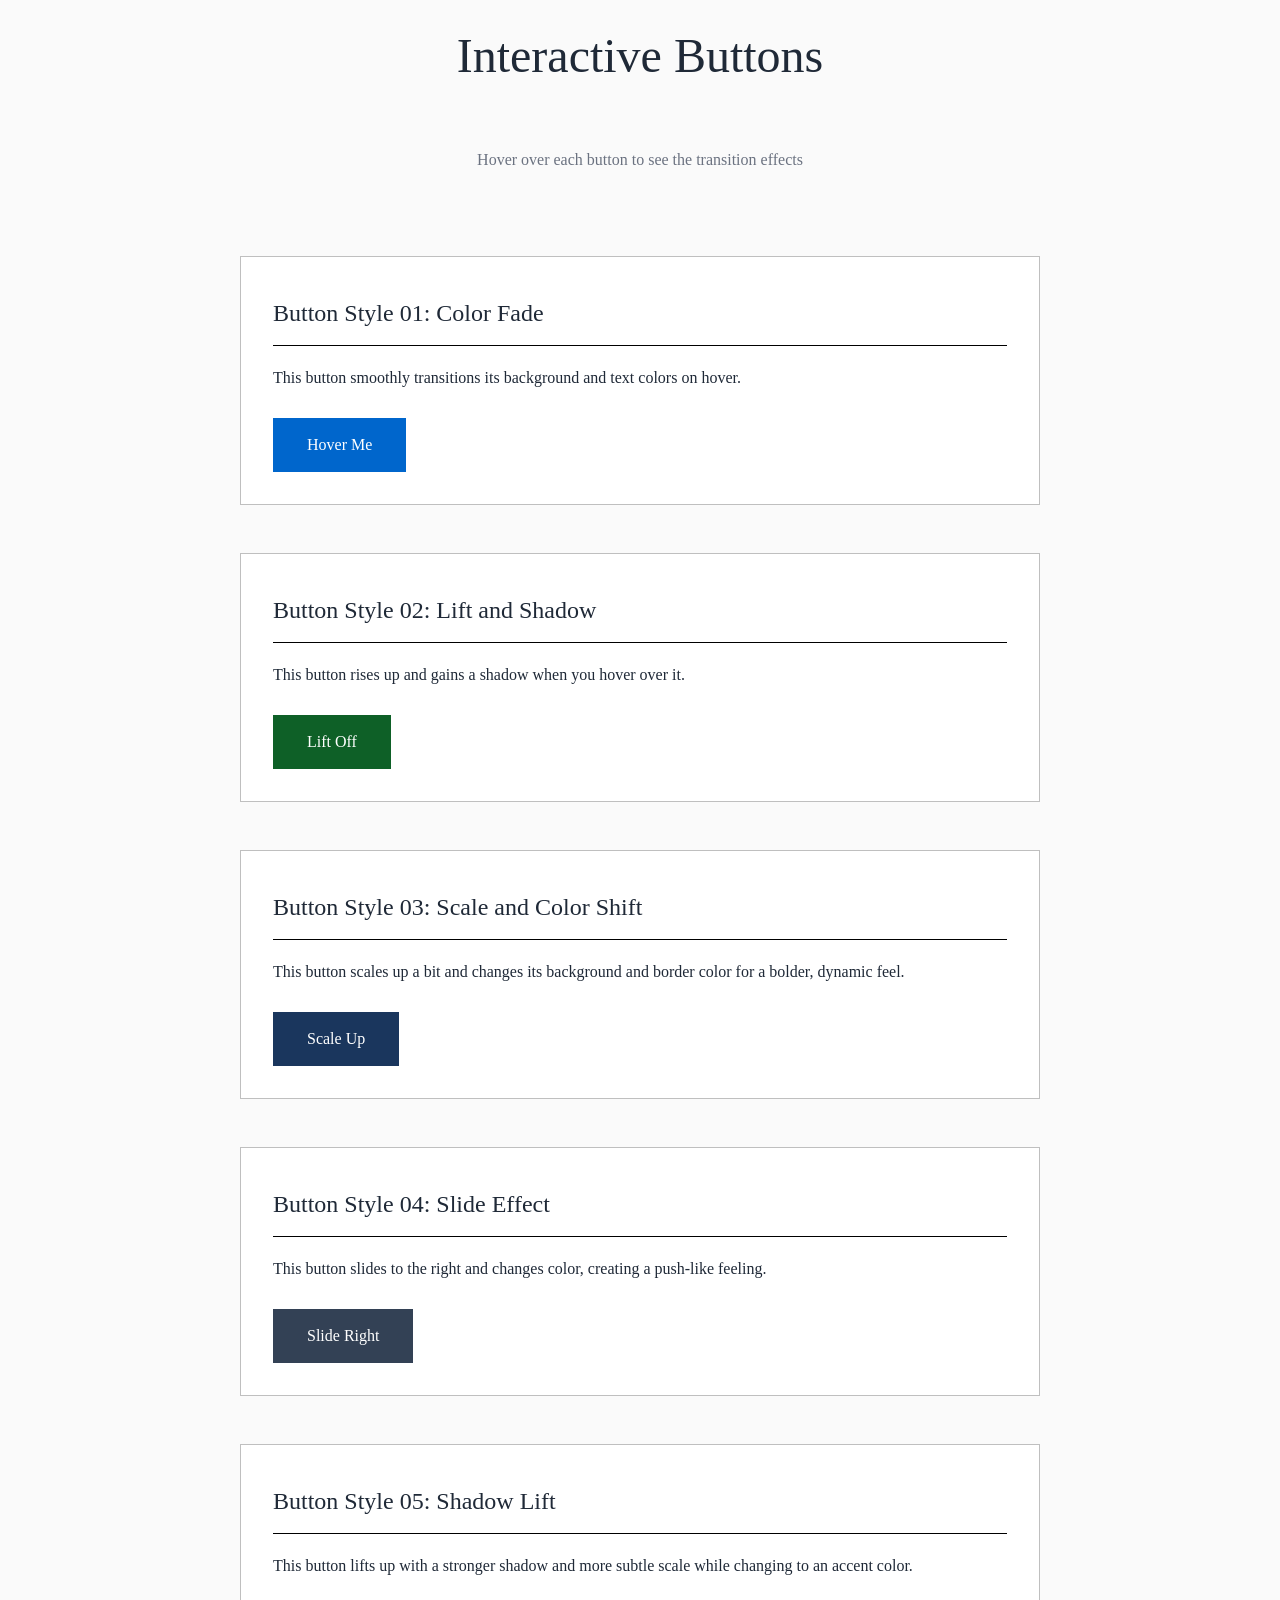
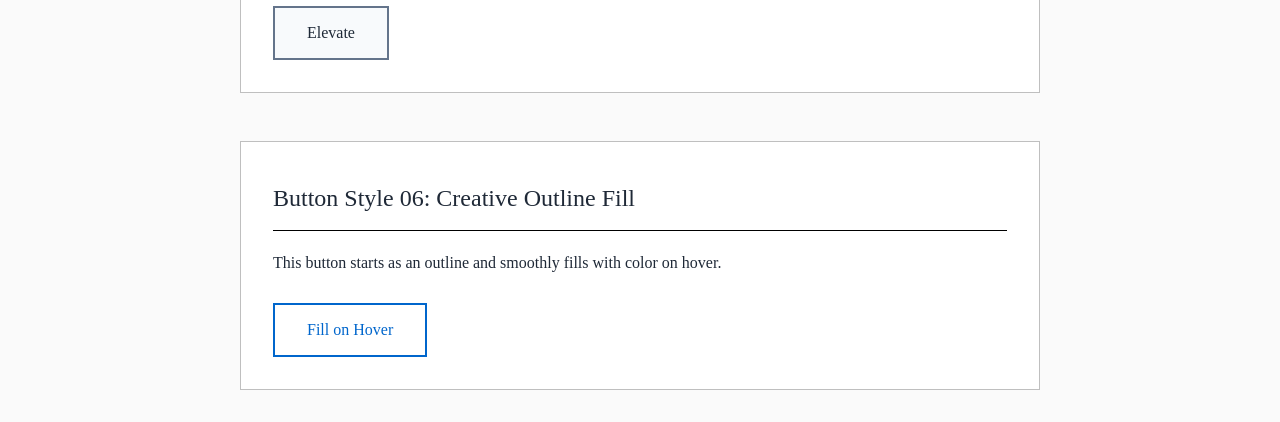
<file: week-05-exercise-01/index.html>
<!DOCTYPE html>
<html lang="en">

<head>
    <meta charset="UTF-8">
    <meta name="viewport" content="width=device-width, initial-scale=1.0">
    <title>Exercises Week 05 Exercise 01: Interactive Buttons</title>
    <link rel="stylesheet" href="./style.css">
</head>

<body>
    <div class="container">
        <h1>Interactive Buttons</h1>
        <p class="subtitle">Hover over each button to see the transition effects</p>

        <section class="button-section">
            <h2>Button Style 01: Color Fade</h2>
            <p>This button smoothly transitions its background and text colors on hover.</p>
            <button class="button-01">Hover Me</button>
        </section>


        <section class="button-section">
            <h2>Button Style 02: Lift and Shadow</h2>
            <p>This button rises up and gains a shadow when you hover over it.</p>
            <button class="button-02">Lift Off</button>
        </section>

        <section class="button-section">
            <h2>Button Style 03: Scale and Color Shift</h2>
            <p>This button scales up a bit and changes its background and border color for a bolder, dynamic feel.</p>
            <button class="button-03">Scale Up</button>
        </section>

        <section class="button-section">
            <h2>Button Style 04: Slide Effect</h2>
            <p>This button slides to the right and changes color, creating a push-like feeling.</p>
            <button class="button-04">Slide Right</button>
        </section>

        <section class="button-section">
            <h2>Button Style 05: Shadow Lift</h2>
            <p>This button lifts up with a stronger shadow and more subtle scale while changing to an accent color.</p>
            <button class="button-05">Elevate</button>
        </section>

        <section class="button-section">
            <h2>Button Style 06: Creative Outline Fill</h2>
            <p>This button starts as an outline and smoothly fills with color on hover.</p>
            <button class="button-06">Fill on Hover</button>
        </section>
    </div>
</body>

</html>
</file>
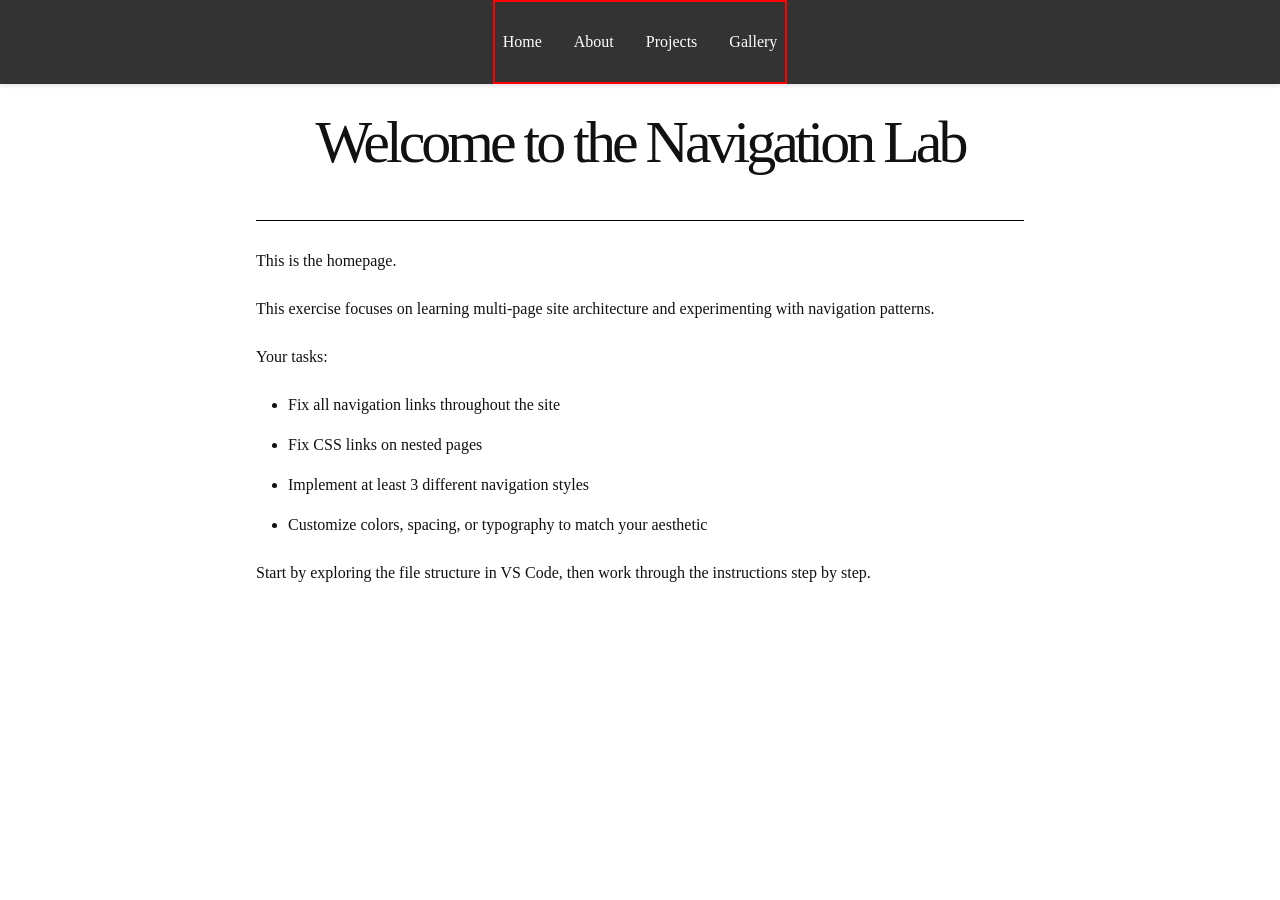
<file: week-06-exercise-01/index.html>
<!DOCTYPE html>
<html lang="en">

<head>
  <meta charset="UTF-8">
  <meta name="viewport" content="width=device-width, initial-scale=1.0">
  <title>Navigation Lab - Home</title>
  <link rel="stylesheet" href="css/style.css">
</head>

<body>

  <nav class="nav-horizontal">
    <ul>
      <li><a href="index.html">Home</a></li>
      <li><a href="about.html">About</a></li>
      <li><a href="projects/index.html">Projects</a></li>
      <li><a href="gallery/index.html">Gallery</a></li>
    </ul>
  </nav>

  <main>
    <h1>Welcome to the Navigation Lab</h1>

    <p>This is the homepage.</p>
    <p>This exercise focuses on learning multi-page site architecture and experimenting with navigation patterns.</p>

    <p>Your tasks:</p>
    <ul>
      <li>Fix all navigation links throughout the site</li>
      <li>Fix CSS links on nested pages</li>
      <li>Implement at least 3 different navigation styles</li>
      <li>Customize colors, spacing, or typography to match your aesthetic</li>
    </ul>

    <p>Start by exploring the file structure in VS Code, then work through the instructions step by step.</p>
  </main>

</body>

</html>
</file>
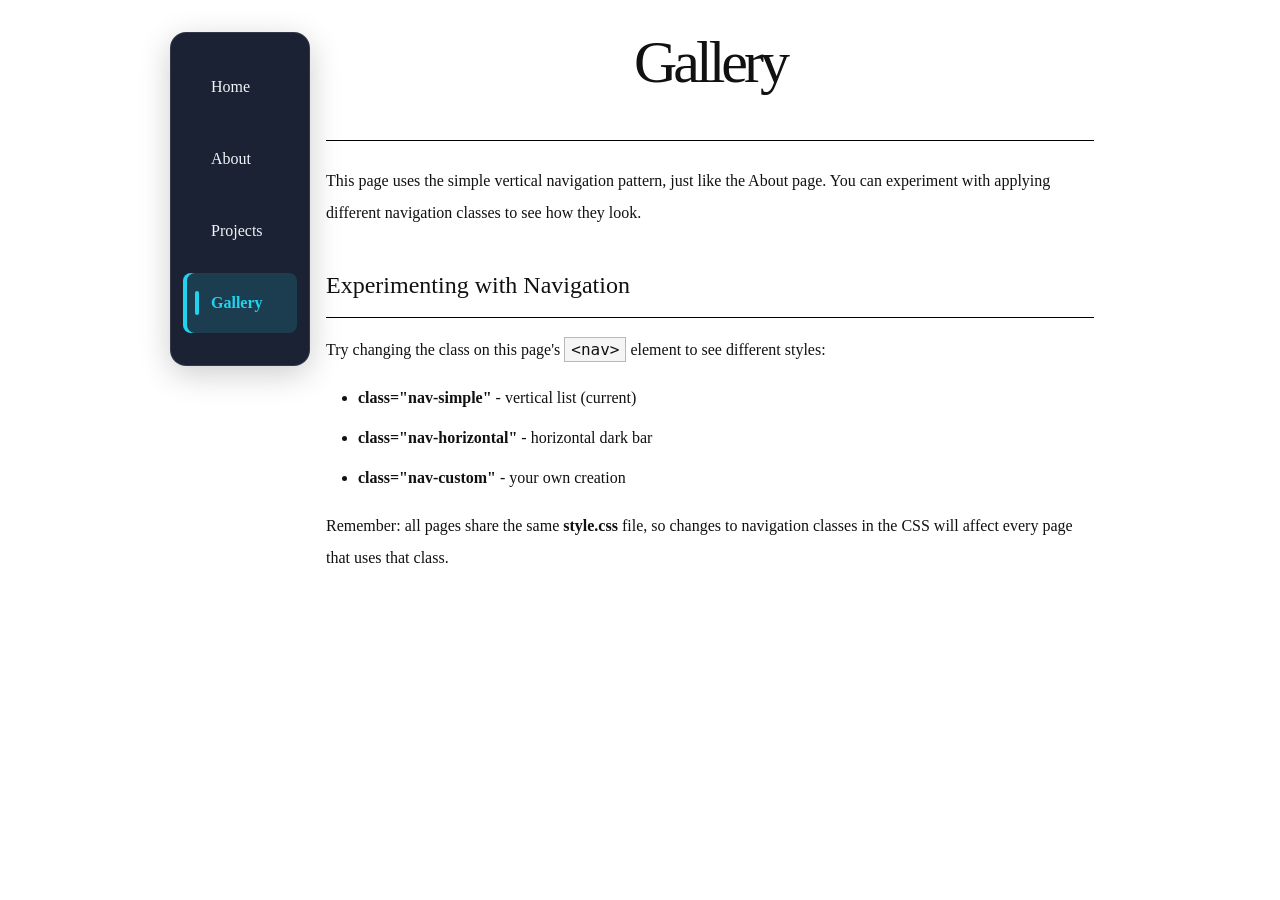
<file: week-06-exercise-01/gallery/index.html>
<!DOCTYPE html>
<html lang="en">

<head>
  <meta charset="UTF-8">
  <meta name="viewport" content="width=device-width, initial-scale=1.0">
  <title>Navigation Lab - Gallery</title>
  <link rel="stylesheet" href="../css/style.css">
</head>

<body>

  <nav class="nav-custom-vertical">
    <ul>
      <li><a href="../index.html">Home</a></li>
      <li><a href="../about.html">About</a></li>
      <li><a href="../projects/index.html">Projects</a></li>
      <li><a href="index.html" class="current">Gallery</a></li>
    </ul>
  </nav>

  <main>
    <h1>Gallery</h1>

    <p>This page uses the simple vertical navigation pattern, just like the About page. You can experiment with applying
      different navigation classes to see how they look.</p>

    <h2>Experimenting with Navigation</h2>

    <p>Try changing the class on this page's <code>&lt;nav&gt;</code> element to see different styles:</p>

    <ul>
      <li><strong>class="nav-simple"</strong> - vertical list (current)</li>
      <li><strong>class="nav-horizontal"</strong> - horizontal dark bar</li>
      <li><strong>class="nav-custom"</strong> - your own creation</li>
    </ul>

    <p>Remember: all pages share the same <strong>style.css</strong> file, so changes to navigation classes in the CSS
      will affect every page that uses that class.</p>
  </main>

</body>

</html>
</file>
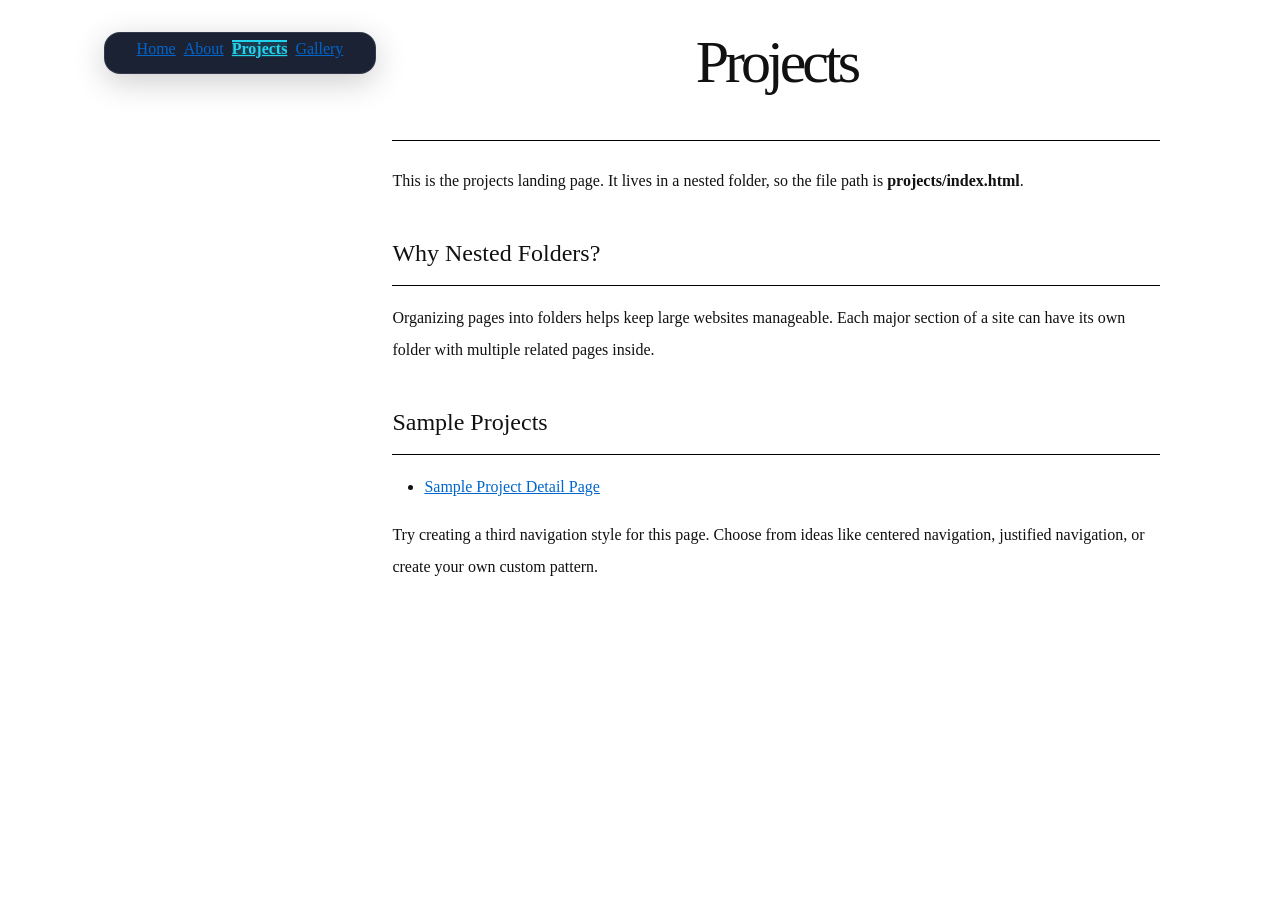
<file: week-06-exercise-01/projects/index.html>
<!DOCTYPE html>
<html lang="en">

<head>
  <meta charset="UTF-8">
  <meta name="viewport" content="width=device-width, initial-scale=1.0">
  <title>Navigation Lab - Projects</title>
  <link rel="stylesheet" href="../css/style.css">
</head>

<body>

  <nav class="nav-custom">
    <ul>
      <li><a href="../index.html">Home</a></li>
      <li><a href="../about.html">About</a></li>
      <li><a href="index.html" class="current">Projects</a></li>
      <li><a href="../gallery/index.html">Gallery</a></li>
    </ul>
  </nav>

  <main>
    <h1>Projects</h1>

    <p>This is the projects landing page. It lives in a nested folder, so the file path is
      <strong>projects/index.html</strong>.
    </p>

    <h2>Why Nested Folders?</h2>

    <p>Organizing pages into folders helps keep large websites manageable. Each major section of a site can have its own
      folder with multiple related pages inside.</p>

    <h2>Sample Projects</h2>

    <ul>
      <li><a href="project-detail.html">Sample Project Detail Page</a></li>
    </ul>

    <p>Try creating a third navigation style for this page. Choose from ideas like centered navigation, justified
      navigation, or create your own custom pattern.</p>
  </main>

</body>

</html>
</file>
<file: project-01/style.css>
:root {
    /* Color Palette */
    --primary: #0066cc;
    --primary-hover: #004499;
    --accent: #cc0000;
    --text: #333333;
    --light: #f8f9fa;
    --dark: #1a1a1a;

    /* Typography */
    --font-main: system-ui, -apple-system, sans-serif;
    --font-heading: "Georgia", serif;

    /* Spacing */
    --spacing-sm: 8px;
    --spacing-md: 16px;
    --spacing-lg: 32px;
    --spacing-xl: 64px;
}

* {
    margin: 0;
    padding: 0;
    box-sizing: border-box;
}

body {
    font-family: var(--font-main);
    color: var(--text);
    background-color: var(--light);
    line-height: 1.6;
}

/* Navbar */
.navbar {
    display: flex;
    justify-content: space-between;
    align-items: center;
    padding: var(--spacing-md) var(--spacing-xl);
    background-color: var(--dark);
    color: white;
    position: sticky;
    top: 0;
    z-index: 100;
}

.logo {
    font-family: var(--font-heading);
    font-size: 1.8rem;
    color: white;
}

.nav-links {
    display: flex;
    gap: var(--spacing-lg);
    list-style: none;
}

.nav-links a {
    color: white;
    text-decoration: none;
    transition: color 0.3s ease;
}

.nav-links a:hover {
    color: var(--primary);
}

/* Hero */
.hero {
    background: linear-gradient(rgba(0,0,0,0.6), rgba(0,0,0,0.6)), url('hero-bg.jpg') center/cover no-repeat;
    min-height: 80vh;
    display: flex;
    align-items: center;
    padding: 0 var(--spacing-xl);
    color: white;
}

.hero-content {
    max-width: 700px;
}

.hero h2 {
    font-family: var(--font-heading);
    font-size: 3.5rem;
    margin-bottom: var(--spacing-md);
}

.intro {
    font-size: 1.25rem;
    margin-bottom: var(--spacing-lg);
}

.cta-button {
    display: inline-block;
    background-color: var(--primary);
    color: white;
    padding: var(--spacing-md) var(--spacing-xl);
    text-decoration: none;
    border-radius: 4px;
    transition: all 0.3s ease;
    font-weight: bold;
}

.cta-button:hover {
    background-color: var(--primary-hover);
    transform: translateY(-4px);
    box-shadow: 0 10px 20px rgba(0, 102, 204, 0.3);
}

/* Sections */
.section {
    padding: var(--spacing-xl) var(--spacing-xl);
    max-width: 1200px;
    margin: 0 auto;
}

.section h2 {
    text-align: center;
    font-family: var(--font-heading);
    font-size: 2.5rem;
    margin-bottom: var(--spacing-xl);
    color: var(--dark);
}

/* Skills & Projects - Updated to use Flexbox */
.skills-grid, .projects-grid {
    display: flex;
    flex-wrap: wrap;
    gap: var(--spacing-lg);
    justify-content: center;
}

.skill-card, .project-card {
    flex: 1;
    background: white;
    padding: var(--spacing-md);
    border-radius: 8px;
    box-shadow: 0 4px 15px rgba(0, 0, 0, 0.1);
    transition: all 0.3s ease;
    min-width: 280px;
}

/* Skills Grid */
.skill-card:hover {
    transform: translateY(-8px);
    box-shadow: 0 15px 30px rgba(0, 0, 0, 0.15);
}

/* Projects */
.project-card:hover {
    transform: scale(1.05);
    box-shadow: 0 20px 40px rgba(0, 0, 0, 0.15);
}

.project-card img {
    width: 100%;
    height: 200px;
    object-fit: cover;
    transition: transform 0.4s ease;
}

.project-card:hover img {
    transform: scale(1.1);
}

.project-card h3 {
    padding: var(--spacing-md) var(--spacing-md) 0;
}

.project-card p {
    padding: 0 var(--spacing-md) var(--spacing-md);
}

.project-link {
    display: block;
    padding: var(--spacing-md);
    color: var(--primary);
    text-decoration: none;
    font-weight: bold;
    transition: color 0.3s ease;
}

.project-link:hover {
    color: var(--accent);
}

/* Footer */
footer {
    background: var(--dark);
    color: white;
    text-align: center;
    padding: var(--spacing-xl);
}

.footer-link {
    color: var(--primary);
    text-decoration: none;
    transition: color 0.3s ease;
}

.footer-link:hover {
    color: var(--accent);
}

/* Responsive Design */
@media (max-width: 768px) {
    .navbar {
        flex-direction: column;
        gap: var(--spacing-md);
        padding: var(--spacing-md);
    }

    .nav-links {
        flex-direction: column;
        text-align: center;
    }

    .hero h2 {
        font-size: 2.5rem;
    }
}
</file>
<file: project-02/css/style.css>
/* ========================================
   Professional Portfolio - Project 02
   Landon Forney | CMPA 3304
   Shared stylesheet for multi-page site
   ======================================== */

:root {
    /* Color Palette */
    --primary: #0066cc;
    --primary-hover: #004499;
    --accent: #cc0000;
    --text: #333333;
    --text-light: #666666;
    --light: #f8f9fa;
    --white: #ffffff;
    --dark: #1a1a1a;
    --card-bg: #ffffff;
    --border: rgba(0, 0, 0, 0.08);

    /* Typography */
    --font-main: system-ui, -apple-system, BlinkMacSystemFont, "Segoe UI", sans-serif;
    --font-heading: "Georgia", "Times New Roman", serif;

    /* Spacing */
    --spacing-xs: 4px;
    --spacing-sm: 8px;
    --spacing-md: 16px;
    --spacing-lg: 32px;
    --spacing-xl: 64px;
    --spacing-2xl: 96px;

    /* Transitions */
    --transition-fast: 0.2s ease;
    --transition-normal: 0.3s ease;
    --transition-slow: 0.4s ease;
}

/* Reset & Base */
* {
    margin: 0;
    padding: 0;
    box-sizing: border-box;
}

html {
    scroll-behavior: smooth;
}

body {
    font-family: var(--font-main);
    color: var(--text);
    background-color: var(--light);
    line-height: 1.6;
    min-height: 100vh;
    display: flex;
    flex-direction: column;
}

img {
    max-width: 100%;
    height: auto;
    display: block;
}

a {
    color: var(--primary);
    text-decoration: none;
    transition: color var(--transition-normal);
}

a:hover {
    color: var(--primary-hover);
}

/* Typography */
h1, h2, h3, h4 {
    font-family: var(--font-heading);
    line-height: 1.2;
    color: var(--dark);
}

h1 {
    font-size: 2rem;
}

h2 {
    font-size: 2.5rem;
    margin-bottom: var(--spacing-lg);
}

h3 {
    font-size: 1.35rem;
    margin-bottom: var(--spacing-sm);
}

p {
    margin-bottom: var(--spacing-md);
}

/* Header / Navbar */
header {
    background-color: var(--dark);
    position: sticky;
    top: 0;
    z-index: 1000;
    box-shadow: 0 2px 10px rgba(0, 0, 0, 0.15);
}

.navbar {
    display: flex;
    justify-content: space-between;
    align-items: center;
    padding: var(--spacing-md) var(--spacing-xl);
    max-width: 1400px;
    margin: 0 auto;
}

.logo {
    font-family: var(--font-heading);
    font-size: 1.6rem;
    color: var(--white);
    text-decoration: none;
    transition: color var(--transition-normal);
}

.logo:hover {
    color: var(--primary);
}

.nav-links {
    display: flex;
    gap: var(--spacing-lg);
    list-style: none;
}

.nav-links a {
    color: var(--white);
    text-decoration: none;
    font-weight: 500;
    padding: var(--spacing-sm) 0;
    position: relative;
    transition: color var(--transition-normal);
}

.nav-links a:hover,
.nav-links a.current {
    color: var(--primary);
}

/* Underline effect on hover / current */
.nav-links a::after {
    content: "";
    position: absolute;
    bottom: 0;
    left: 0;
    width: 0;
    height: 2px;
    background-color: var(--primary);
    transition: width var(--transition-normal);
}

.nav-links a:hover::after,
.nav-links a.current::after {
    width: 100%;
}

/* Main Content */
main {
    flex: 1;
}

/* Hero Section */
.hero {
    background: linear-gradient(rgba(0, 0, 0, 0.65), rgba(0, 0, 0, 0.65)),
                url('../images/hero-bg.jpg') center/cover no-repeat;
    min-height: 85vh;
    display: flex;
    align-items: center;
    padding: var(--spacing-xl);
    color: var(--white);
}

.hero-content {
    max-width: 720px;
}

.hero h1 {
    font-size: 3.25rem;
    color: var(--white);
    margin-bottom: var(--spacing-md);
    line-height: 1.15;
}

.hero .intro {
    font-size: 1.2rem;
    margin-bottom: var(--spacing-lg);
    opacity: 0.95;
    max-width: 600px;
}

/* Buttons */
.btn {
    display: inline-block;
    background-color: var(--primary);
    color: var(--white);
    padding: 14px 32px;
    border-radius: 4px;
    font-weight: 600;
    text-decoration: none;
    transition: all var(--transition-normal);
    border: none;
    cursor: pointer;
    font-size: 1rem;
}

.btn:hover {
    background-color: var(--primary-hover);
    transform: translateY(-3px);
    box-shadow: 0 10px 25px rgba(0, 102, 204, 0.35);
    color: var(--white);
}

.btn-secondary {
    background-color: transparent;
    border: 2px solid var(--white);
    color: var(--white);
}

.btn-secondary:hover {
    background-color: var(--white);
    color: var(--dark);
    transform: translateY(-3px);
}

/* Sections */
.section {
    padding: var(--spacing-2xl) var(--spacing-xl);
    max-width: 1200px;
    margin: 0 auto;
}

.section-alt {
    background-color: var(--white);
}

.section h2 {
    text-align: center;
    margin-bottom: var(--spacing-xl);
}

.section-intro {
    text-align: center;
    max-width: 700px;
    margin: 0 auto var(--spacing-xl);
    color: var(--text-light);
    font-size: 1.1rem;
}

/* Skills Grid */
.skills-grid {
    display: flex;
    flex-wrap: wrap;
    gap: var(--spacing-lg);
    justify-content: center;
}

.skill-card {
    flex: 1 1 280px;
    background: var(--card-bg);
    padding: var(--spacing-lg);
    border-radius: 10px;
    box-shadow: 0 4px 20px rgba(0, 0, 0, 0.06);
    border: 1px solid var(--border);
    transition: all var(--transition-normal);
}

.skill-card:hover {
    transform: translateY(-8px);
    box-shadow: 0 16px 40px rgba(0, 0, 0, 0.12);
}

.skill-card h3 {
    color: var(--primary);
    margin-bottom: var(--spacing-sm);
}

.skill-card p {
    color: var(--text-light);
    margin-bottom: 0;
    font-size: 0.95rem;
}

/* Projects Grid */
.projects-grid {
    display: flex;
    flex-wrap: wrap;
    gap: var(--spacing-lg);
    justify-content: center;
}

.project-card {
    flex: 1 1 300px;
    max-width: 360px;
    background: var(--card-bg);
    border-radius: 10px;
    overflow: hidden;
    box-shadow: 0 4px 20px rgba(0, 0, 0, 0.06);
    border: 1px solid var(--border);
    transition: all var(--transition-normal);
    display: flex;
    flex-direction: column;
}

.project-card:hover {
    transform: translateY(-6px) scale(1.02);
    box-shadow: 0 20px 40px rgba(0, 0, 0, 0.12);
}

.project-card .card-image {
    overflow: hidden;
    height: 200px;
}

.project-card img {
    width: 100%;
    height: 100%;
    object-fit: cover;
    transition: transform var(--transition-slow);
}

.project-card:hover img {
    transform: scale(1.08);
}

.project-card .card-body {
    padding: var(--spacing-md) var(--spacing-lg);
    flex: 1;
    display: flex;
    flex-direction: column;
}

.project-card h3 {
    margin-bottom: var(--spacing-sm);
}

.project-card p {
    color: var(--text-light);
    font-size: 0.95rem;
    flex: 1;
}

.project-link {
    display: inline-block;
    margin-top: var(--spacing-md);
    color: var(--primary);
    font-weight: 600;
    transition: color var(--transition-normal);
}

.project-link:hover {
    color: var(--accent);
}

/* About Page Specific */
.about-content {
    display: flex;
    flex-wrap: wrap;
    gap: var(--spacing-xl);
    align-items: flex-start;
}

.about-text {
    flex: 2 1 400px;
}

.about-text h2 {
    text-align: left;
    margin-bottom: var(--spacing-md);
}

.about-sidebar {
    flex: 1 1 280px;
    background: var(--white);
    padding: var(--spacing-lg);
    border-radius: 10px;
    box-shadow: 0 4px 20px rgba(0, 0, 0, 0.06);
}

.about-sidebar h3 {
    color: var(--primary);
    margin-bottom: var(--spacing-md);
    border-bottom: 2px solid var(--primary);
    padding-bottom: var(--spacing-sm);
}

.about-sidebar ul {
    list-style: none;
}

.about-sidebar li {
    padding: var(--spacing-sm) 0;
    border-bottom: 1px solid var(--border);
    color: var(--text-light);
}

.about-sidebar li:last-child {
    border-bottom: none;
}

/* Contact Page */
.contact-grid {
    display: flex;
    flex-wrap: wrap;
    gap: var(--spacing-xl);
    justify-content: center;
}

.contact-info {
    flex: 1 1 300px;
    background: var(--white);
    padding: var(--spacing-xl);
    border-radius: 10px;
    box-shadow: 0 4px 20px rgba(0, 0, 0, 0.06);
}

.contact-info h3 {
    color: var(--primary);
    margin-bottom: var(--spacing-md);
}

.contact-info p {
    margin-bottom: var(--spacing-sm);
}

.contact-info a {
    font-weight: 600;
}

.contact-form-wrapper {
    flex: 1 1 400px;
    background: var(--white);
    padding: var(--spacing-xl);
    border-radius: 10px;
    box-shadow: 0 4px 20px rgba(0, 0, 0, 0.06);
}

.form-group {
    margin-bottom: var(--spacing-md);
}

.form-group label {
    display: block;
    margin-bottom: var(--spacing-xs);
    font-weight: 600;
    color: var(--dark);
}

.form-group input,
.form-group textarea {
    width: 100%;
    padding: 12px 14px;
    border: 1px solid #ddd;
    border-radius: 4px;
    font-family: var(--font-main);
    font-size: 1rem;
    transition: border-color var(--transition-normal);
}

.form-group input:focus,
.form-group textarea:focus {
    outline: none;
    border-color: var(--primary);
    box-shadow: 0 0 0 3px rgba(0, 102, 204, 0.15);
}

.form-group textarea {
    min-height: 140px;
    resize: vertical;
}

/* Footer */
footer {
    background: var(--dark);
    color: var(--white);
    text-align: center;
    padding: var(--spacing-xl) var(--spacing-lg);
    margin-top: auto;
}

footer p {
    margin-bottom: var(--spacing-sm);
    opacity: 0.9;
}

.footer-link {
    color: var(--primary);
    font-weight: 600;
    transition: color var(--transition-normal);
}

.footer-link:hover {
    color: #6fdc8c;
}

.footer-nav {
    margin: var(--spacing-md) 0;
}

.footer-nav a {
    color: rgba(255, 255, 255, 0.8);
    margin: 0 var(--spacing-sm);
    font-size: 0.95rem;
}

.footer-nav a:hover {
    color: var(--primary);
}

/* Page Header */
.page-header {
    background: linear-gradient(135deg, var(--dark) 0%, #2c3e50 100%);
    color: var(--white);
    padding: var(--spacing-2xl) var(--spacing-xl);
    text-align: center;
}

.page-header h1 {
    color: var(--white);
    font-size: 2.75rem;
    margin-bottom: var(--spacing-sm);
}

.page-header p {
    opacity: 0.9;
    font-size: 1.15rem;
    max-width: 600px;
    margin: 0 auto;
}

/* Utility Classes */
.text-center {
    text-align: center;
}

.mt-lg {
    margin-top: var(--spacing-lg);
}

/* Responsive Design */
@media (max-width: 900px) {
    .hero h1 {
        font-size: 2.5rem;
    }

    .section {
        padding: var(--spacing-xl) var(--spacing-md);
    }
}

@media (max-width: 768px) {
    .navbar {
        flex-direction: column;
        gap: var(--spacing-md);
        padding: var(--spacing-md);
    }

    .nav-links {
        flex-direction: column;
        text-align: center;
        gap: var(--spacing-sm);
        width: 100%;
    }

    .nav-links a {
        display: block;
        padding: var(--spacing-sm);
    }

    .hero {
        min-height: 70vh;
        padding: var(--spacing-lg);
        text-align: center;
    }

    .hero h1 {
        font-size: 2.1rem;
    }

    .hero .intro {
        font-size: 1.05rem;
    }

    .page-header h1 {
        font-size: 2.1rem;
    }

    h2 {
        font-size: 2rem;
    }

    .about-content {
        flex-direction: column;
    }

    .skill-card,
    .project-card {
        flex: 1 1 100%;
        max-width: 100%;
    }
}

@media (max-width: 480px) {
    .hero h1 {
        font-size: 1.8rem;
    }

    .btn {
        padding: 12px 24px;
        width: 100%;
        text-align: center;
    }
}
</file>
<file: week-03-exercise-01/style.css>
* {
    box-sizing: border-box;
}

body {
    font-family:'Franklin Gothic Light', 'Arial Narrow', Arial, sans-serif;
    background-color: #9DEBB8;
    margin: 40px;
    padding: 8px;
}

.card {
    max-width: 500px;
    margin: 0 auto;
    padding: 24px;
    background-color: #B89DEB;
    border: 6px dashed #EBB89D;
}

h1 {
    color:#EBB89D;
    font-size: 36px;
    margin-bottom: 16px;
    margin-top: 0;
}

p {
    color: #9DEBB8;
    font-size: 18px;
    margin-top: 0;
    margin-bottom: 0;
}
</file>
<file: week-04-exercise-01/style.css>
* {
    box-sizing: border-box;
}

html,
body {
    min-height: 100vh;
    margin: 0;
}

body {
    font-family: "Papyrus", serif;
    line-height: 2;
    display: flex;
    justify-content: center;
    align-items: flex-start;
    padding: 32px 0;
    font-size: 20px;
    background-color: #f7e6ca;
    color: #3a3a3a;
}

main {
    max-width: 800px;
    width: 70%;
    padding: 18px;
    border: 1px solid rgba(0, 0, 0, 0.25);
}

h1 {
    font-weight: normal;
    font-size: 48px;
    line-height: 1em;
    margin-top: 48px;
    margin-bottom: 48px;
    text-align: center;
}

h2 {
    font-size: 24px;
    margin-top: 48px;
    margin-bottom: 16px;
    border-bottom: 1px solid rgba(0, 0, 0, 1);
    padding-bottom: 16px;
}

p {
    margin-bottom: 16px;
}

.screenshot-container {
    margin: 32px 0;
    padding: 16px;
    border: 1px solid rgba(0, 0, 0, 1);
    text-align: center;
}

.screenshot-container img {
    max-width: 100%;
    height: auto;
    display: block;
    margin: 0 auto;
    border: 1px solid rgba(0, 0, 0, 0.25);
}
</file>
<file: week-04-exercise-02/style.css>
* {
    box-sizing: border-box;
}

html,
body {
    min-height: 100vh;
    margin: 0;
}

body {
    font-family: system-ui, -apple-system, BlinkMacSystemFont, "Segoe UI", Roboto, sans-serif;
    line-height: 1.7;
    display: flex;
    justify-content: center;
    align-items: flex-start;
    padding: 32px 0;
    background-color: #f8f5f0;
}

main {
    max-width: 1200px;
    width: 90%;
    padding: 32px 40px;
    border: 1px solid #d1d5db;
    background-color: #fff;
    box-shadow: 0 4px 6px -1px rgb(0 0 0 / 0.05);
    border-radius: 8px;
}

h1 {
    font-family: "Times New Roman", Georgia, serif;
    font-weight: normal;
    font-size: 42px;
    line-height: 1.1;
    margin-top: 24px;
    margin-bottom: 24px;
    text-align: center;
    color: #1f2937;
}

main>p {
    margin-bottom: 40px;
    text-align: center;
    max-width: 720px;
    margin-left: auto;
    margin-right: auto;
    font-size: 17px;
    color: #4b5563;
    line-height: 1.65;
}

.collection-grid {
    display: flex;
    flex-wrap: wrap;
    gap: 24px;
    margin: 48px 0;
}

.collection-card {
    flex-grow: 1;
    flex-shrink: 1;
    flex-basis: 300px;
    border: 1px solid #d1d5db;
    background-color: #fff;
    padding: 20px;
    box-shadow: 0 2px 4px rgb(0 0 0 / 0.04);
    transition: transform 0.2s ease, box-shadow 0.2s ease;
    border-radius: 6px;
}

.collection-card:hover {
    transform: translateY(-4px);
    box-shadow: 0 10px 15px -3px rgb(0 0 0 / 0.08);
}

.collection-card img {
    width: 100%;
    height: auto;
    display: block;
    border: 1px solid #d1d5db;
    margin-bottom: 18px;
    border-radius: 4px;
}


.collection-card h2 {
    font-size: 24px;
    font-weight: bold;
    margin-top: 0;
    margin-bottom: 8px;
    line-height: 1.2;
}

.collection-card .details {
    font-size: 14px;
    color: #6b7280;
    margin-bottom: 14px;
    font-style: italic;
}

.collection-card .description {
    font-size: 16px;
    margin-bottom: 0;
    line-height: 1.6;
    color: #374151;
}

/* Media query 1: Tablet (2 columns) */
@media (width >= 480px)
{
    .collection-card
    {
        flex-basis: 45%;
    }
}

/* Media query 2: Desktop (3 columns) */
@media (width >= 1024px)
{
    .collection-card
    {
        flex-basis: 30%;
    }
}
</file>
<file: week-05-exercise-01/style.css>
* {
    margin: 0;
    padding: 0;
    box-sizing: border-box;
}

body {
    font-family: "Times New Roman", serif;
    line-height: 2;
    background-color: #fafafa;
    color: #1F2937;
    padding: 32px 16px;
}

.container {
    max-width: 800px;
    margin: 0 auto;
    display: flex;
    flex-direction: column;
    gap: 48px;
}

h1 {
    font-size: 48px;
    line-height: 1em;
    font-weight: normal;
    text-align: center;
    margin-bottom: 16px;
}

.subtitle {
    text-align: center;
    font-size: 16px;
    color: #6B7280;
    margin-bottom: 32px;
}

h2 {
    font-size: 24px;
    font-weight: normal;
    border-bottom: 1px solid rgba(0, 0, 0, 1);
    padding-bottom: 8px;
    margin-bottom: 16px;
}

.button-section {
    padding: 32px;
    background-color: #ffffff;
    border: 1px solid rgba(0, 0, 0, 0.25);
}

.button-section p {
    font-size: 16px;
    margin-bottom: 24px;
}

button {
    font-family: "Times New Roman", serif;
    font-size: 16px;
    cursor: pointer;
    border-radius: 0;
}

.button-01 {
    background-color: #0066CC;
    color: #ffffff;
    padding: 16px 32px;
    border: 2px solid #0066CC;
    transition: background-color 0.3s ease, color 0.3s ease, border-color 0.3s ease;
}

.button-01:hover {
    background-color: #ffffff;
    color: #0066CC;
    border-color: #0066CC;
}

.button-02 {
    background-color: #0e6027;
    color: #ffffff;
    padding: 16px 32px;
    border: 2px solid #0e6027;
    transition: transform 0.3s ease, box-shadow 0.3s ease;
}

.button-02:hover {
    transform: translateY(-4px);
    box-shadow: 0 8px 16px rgba(0, 0, 0, 0.2);
}

.button-03 {
    background-color: #1a365d;
    color: #ffffff;
    padding: 16px 32px;
    border: 2px solid #1a365d;
    transition: transform 0.3s ease, background-color 0.3s ease, border-color 0.3s ease;
}

.button-03:hover {
    transform: scale(1.08);
    background-color: #2c5282;
    border-color: #2c5282;
}

.button-04 {
    background-color: #334155;
    color: #ffffff;
    padding: 16px 32px;
    border: 2px solid #334155;
    transition: transform 0.3s ease, background-color 0.3s ease, border-color 0.3s ease, color 0.3s ease;
}

.button-04:hover {
    transform: translateX(10px);
    background-color: #1e2937;
    border-color: #0ea5e9;
    color: #e0f2fe;
}

.button-05 {
    background-color: #f8fafc;
    color: #1e2937;
    padding: 16px 32px;
    border: 2px solid #64748b;
    transition: transform 0.3s ease, box-shadow 0.3s ease, background-color 0.3s ease, border-color 0.3s ease, color 0.3s ease;
}

.button-05:hover {
    transform: translateY(-5px) scale(1.05);
    box-shadow: 0 10px 15px -3px rgba(14, 165, 233, 0.3), 0 4px 6px -4px rgba(14, 165, 233, 0.3);
    background-color: #0ea5e9;
    border-color: #0284c8;
    color: #ffffff;
}

.button-06 {
    background-color: transparent;
    color: #0066CC;
    padding: 16px 32px;
    border: 2px solid #0066CC;
    transition: background-color 0.35s ease, color 0.35s ease, border-color 0.35s ease, box-shadow 0.35s ease;
}

.button-06:hover {
    background-color: #0066CC;
    color: #ffffff;
    border-color: #004d99;
    box-shadow: 0 6px 12px rgba(0, 102, 204, 0.25);
}

button:focus-visible {
    outline: 3px solid #0066CC;
    outline-offset: 3px;
}

button:active {
    transform: scale(0.98);
    transition: transform 0.1s ease;
}
</file>
<file: week-06-exercise-01/css/style.css>
* {
  margin: 0;
  padding: 0;
  box-sizing: border-box;
}

body {
  font-family: "Times New Roman", serif;
  font-size: 16px;
  line-height: 2;
  color: #111111;
  background-color: #ffffff;
  display: flex;
  justify-content: center;
  align-items: flex-start;
  min-height: 100vh;
  padding: 32px 0;
}

main {
  max-width: 800px;
  width: 100%;
  padding: 0 16px;
}

h1 {
  font-size: 3.75rem;
  font-weight: normal;
  line-height: 1em;
  letter-spacing: -0.25rem;
  text-align: center;
  margin-bottom: 24px;
  padding-bottom: 48px;
  border-bottom: 1px solid rgba(0, 0, 0, 1);
}

h2 {
  font-size: 24px;
  font-weight: normal;
  margin-top: 32px;
  margin-bottom: 16px;
  padding-bottom: 8px;
  border-bottom: 1px solid rgba(0, 0, 0, 1);
}

p {
  margin-bottom: 16px;
}

ul {
  margin-left: 32px;
  margin-bottom: 16px;
}

li {
  margin-bottom: 8px;
}

a {
  color: #0066CC;
  text-decoration: underline;
}

a:hover {
  color: #004499;
}

code {
  font-family: monospace;
  background-color: #f5f5f5;
  padding: 2px 6px;
  border: 1px solid rgba(0, 0, 0, 0.25);
}

.nav-simple {
  position: fixed;
  left: 32px;
  top: 32px;
  width: 200px;
}

.nav-simple ul {
  list-style: none;
  margin: 0;
  padding: 0;
}

.nav-simple li {
  margin-bottom: 8px;
}

.nav-simple a {
  display: block;
  padding: 8px 16px;
  color: #0066CC;
  text-decoration: none;
  background-color: #fafafa;
  border: 1px solid rgba(0, 0, 0, 0.25);
  transition: background-color 0.3s ease, color 0.3s ease;
}

.nav-simple a:hover {
  background-color: #0066CC;
  color: #ffffff;
}

.nav-simple+main {
  margin-left: 232px;
}

.nav-horizontal {
  position: fixed;
  justify-content: center;
  align-items: center;
  display: flex;
  top: 0;
  left: 0;
  right: 0;
  background-color: #333333;
  padding: 0 32px;
  box-shadow: 0 2px 4px rgba(0, 0, 0, 0.1);
  z-index: 1000;
}

.nav-horizontal ul {
  list-style: none;
  margin: 0;
  padding: 8px;
  display: flex;
  gap: 32px;
  border: 2px solid red;
}

.nav-horizontal li {
  margin-bottom: 0;
}

.nav-horizontal a {
  display: block;
  padding: 16px 0;
  color: #ffffff;
  text-decoration: none;
  transition: color 0.3s ease;
}

.nav-horizontal a:hover {
  color: #0066CC;
  box-shadow: inset 0 -2px 0 #0066CC;
}

.nav-horizontal+main {
  margin-top: 80px;
}

.nav-custom {
  position: sticky;
  top: 32px;
  left: 32px;
  right: 32px;
  background-color: rgba(15, 23, 42, 0.95);
  backdrop-filter: blur(12px);
  padding: 0 32px;
  box-shadow: 0 8px 32px rgba(0, 0, 0, 0.2);
  border-radius: 16px;
  border: 1px solid rgba(255, 255, 255, 0.1);
  z-index: 1000; 
}

.nav-custom ul {
  list-style: none;
  margin: 0;
  padding: 0;
  display: flex;
  gap: 8px;
  align-items: center;
}

.nav-custom a:hover {
  background-color: rgba(255, 255, 255, 0.1);
  color: #22d3ee;
  transform: translateY(-2px) scale(1.05);
  box-shadow: 0 0 20px rgba(34, 211, 238, 0.6);
}

.nav-custom a.current, .nav-custom a[aria-current="page"] {
  background-color: rgba(34, 211, 238, 0.15);
  color: #22d3ee;
  font-weight: 600;
  box-shadow: inset 0 2px 0 #22d3ee;
}

.nav-custom a::after {
  content: '';
  position: absolute;
  bottom: 6px;
  left: 24px;
  width: 0;
  height: 2px;
  background: #22d3ee;
  transition: all 0.4s cubic-bezier(0.4, 0, 0.2, 1);
}

.nav-custom a:hover::after {
  width: calc(100% - 48px);
}

.nav-custom-vertical {
  position: sticky;
  top: 32px;
  left: 32px;
  width: 140px;
  background-color: rgba(15, 23, 42, 0.95);
  backdrop-filter: blur(12px);
  padding: 24px 0;
  box-shadow: 0 8px 32px rgba(0, 0, 0, 0.2);
  border-radius: 16px;
  z-index: 1000;
  border: 1px solid rgba(255, 255, 255, 0.1);
}

.nav-custom-vertical ul {
  list-style: none;
  margin: 0;
  padding: 0;
  display: flex;
  flex-direction: column;
  gap: 4px;
}

.nav-custom-vertical a {
  display: block;
  padding: 14px 28px;
  color: #f1f5f9;
  text-decoration: none;
  font-weight: 500;
  border-radius: 8px;
  transition: all 0.4s cubic-bezier(0.4, 0, 0.2, 1);
  position: relative;
  overflow: hidden;
  margin: 0 12px;
}

.nav-custom-vertical a:hover {
  background-color: rgba(255, 255, 255, 0.1);
  color: #22d3ee;
  transform: translateX(8px);
  box-shadow: 0 4px 15px rgba(34, 211, 238, 0.3);
}

.nav-custom-vertical a.current,
.nav-custom-vertical a[aria-current="page"] {
  background-color: rgba(34, 211, 238, 0.15);
  color: #22d3ee;
  font-weight: 600;
  box-shadow: inset 4px 0 0 #22d3ee;
}

.nav-custom-vertical a::before {
  content: '';
  position: absolute;
  left: 12px;
  top: 50%;
  transform: translateY(-50%);
  width: 0;
  height: 24px;
  background: #22d3ee;
  border-radius: 2px;
  transition: all 0.4s cubic-bezier(0.4, 0, 0.2, 1);
  opacity: 0;
}

.nav-custom-vertical a:hover::before,
.nav-custom-vertical a.current::before {
  width: 4px;
  opacity: 1;
}

@media (width >=480px) {}

@media (width >=1024px) {}
</file>
